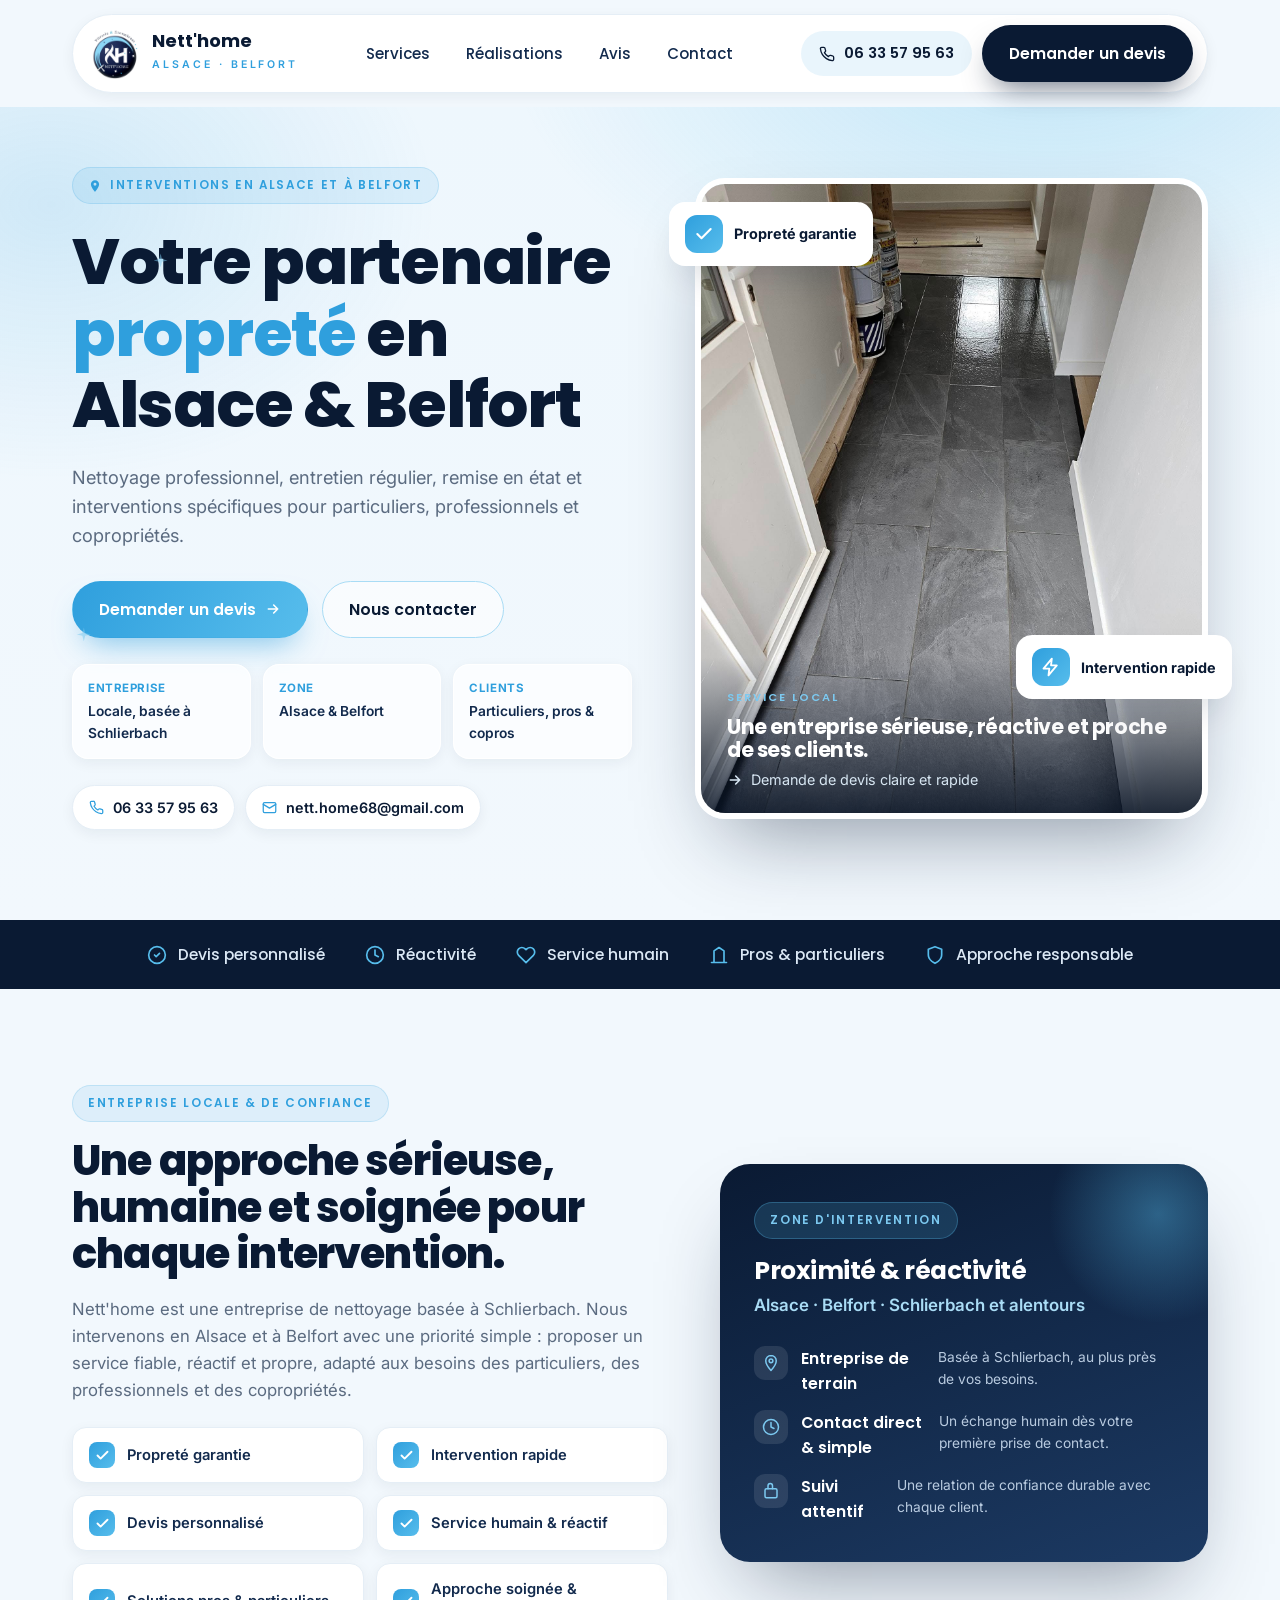
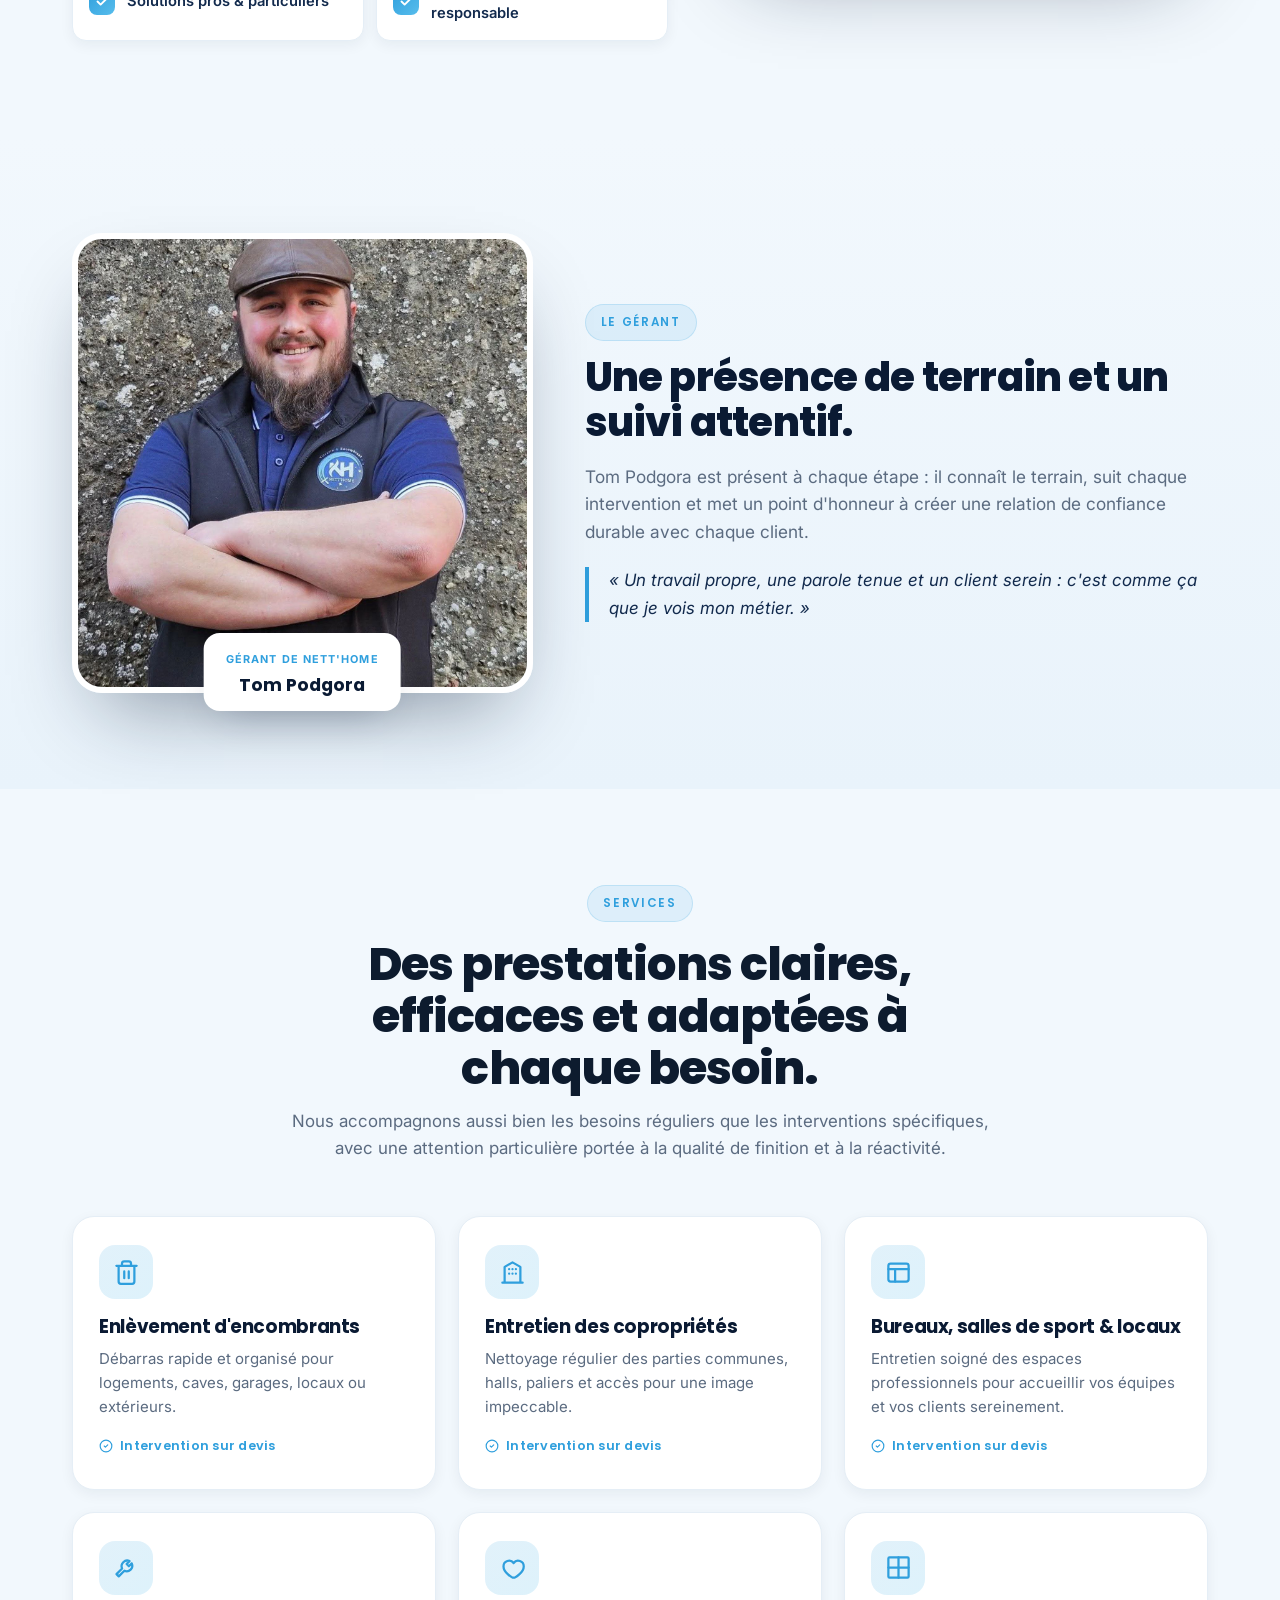
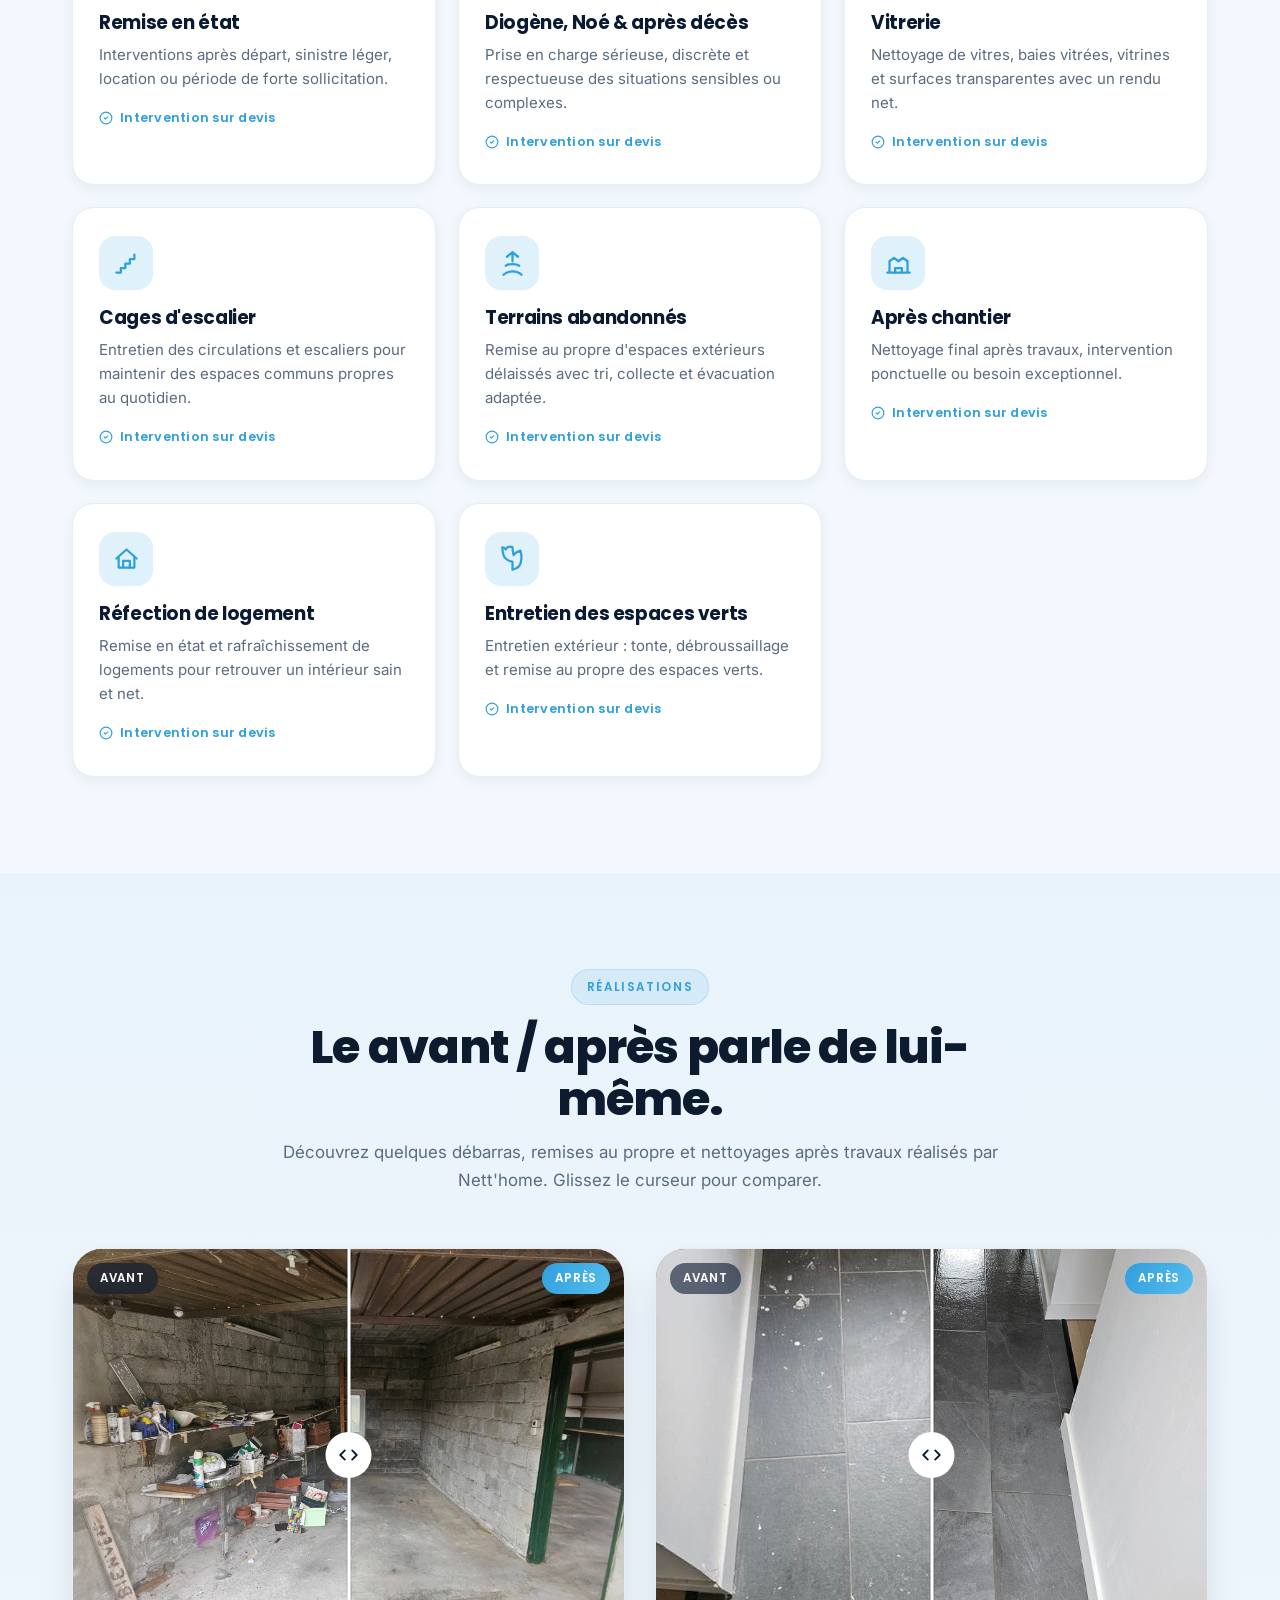
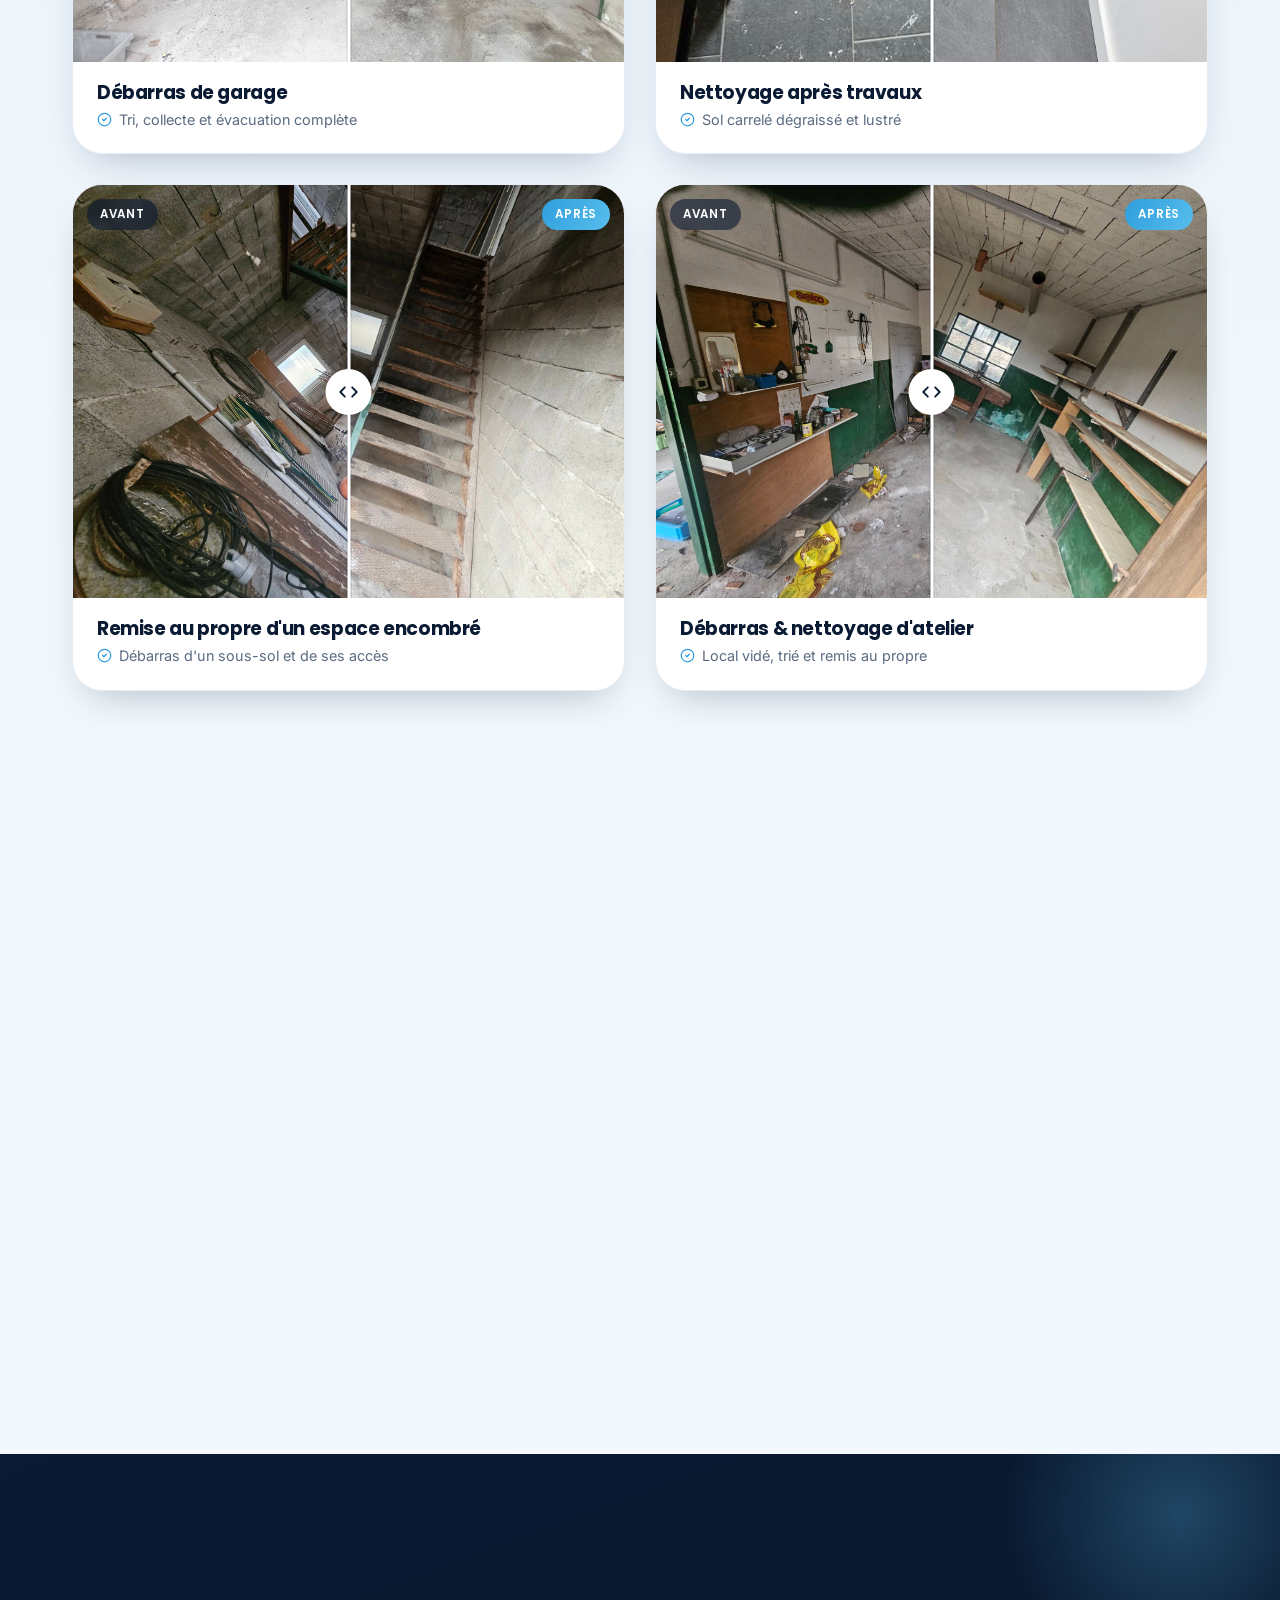
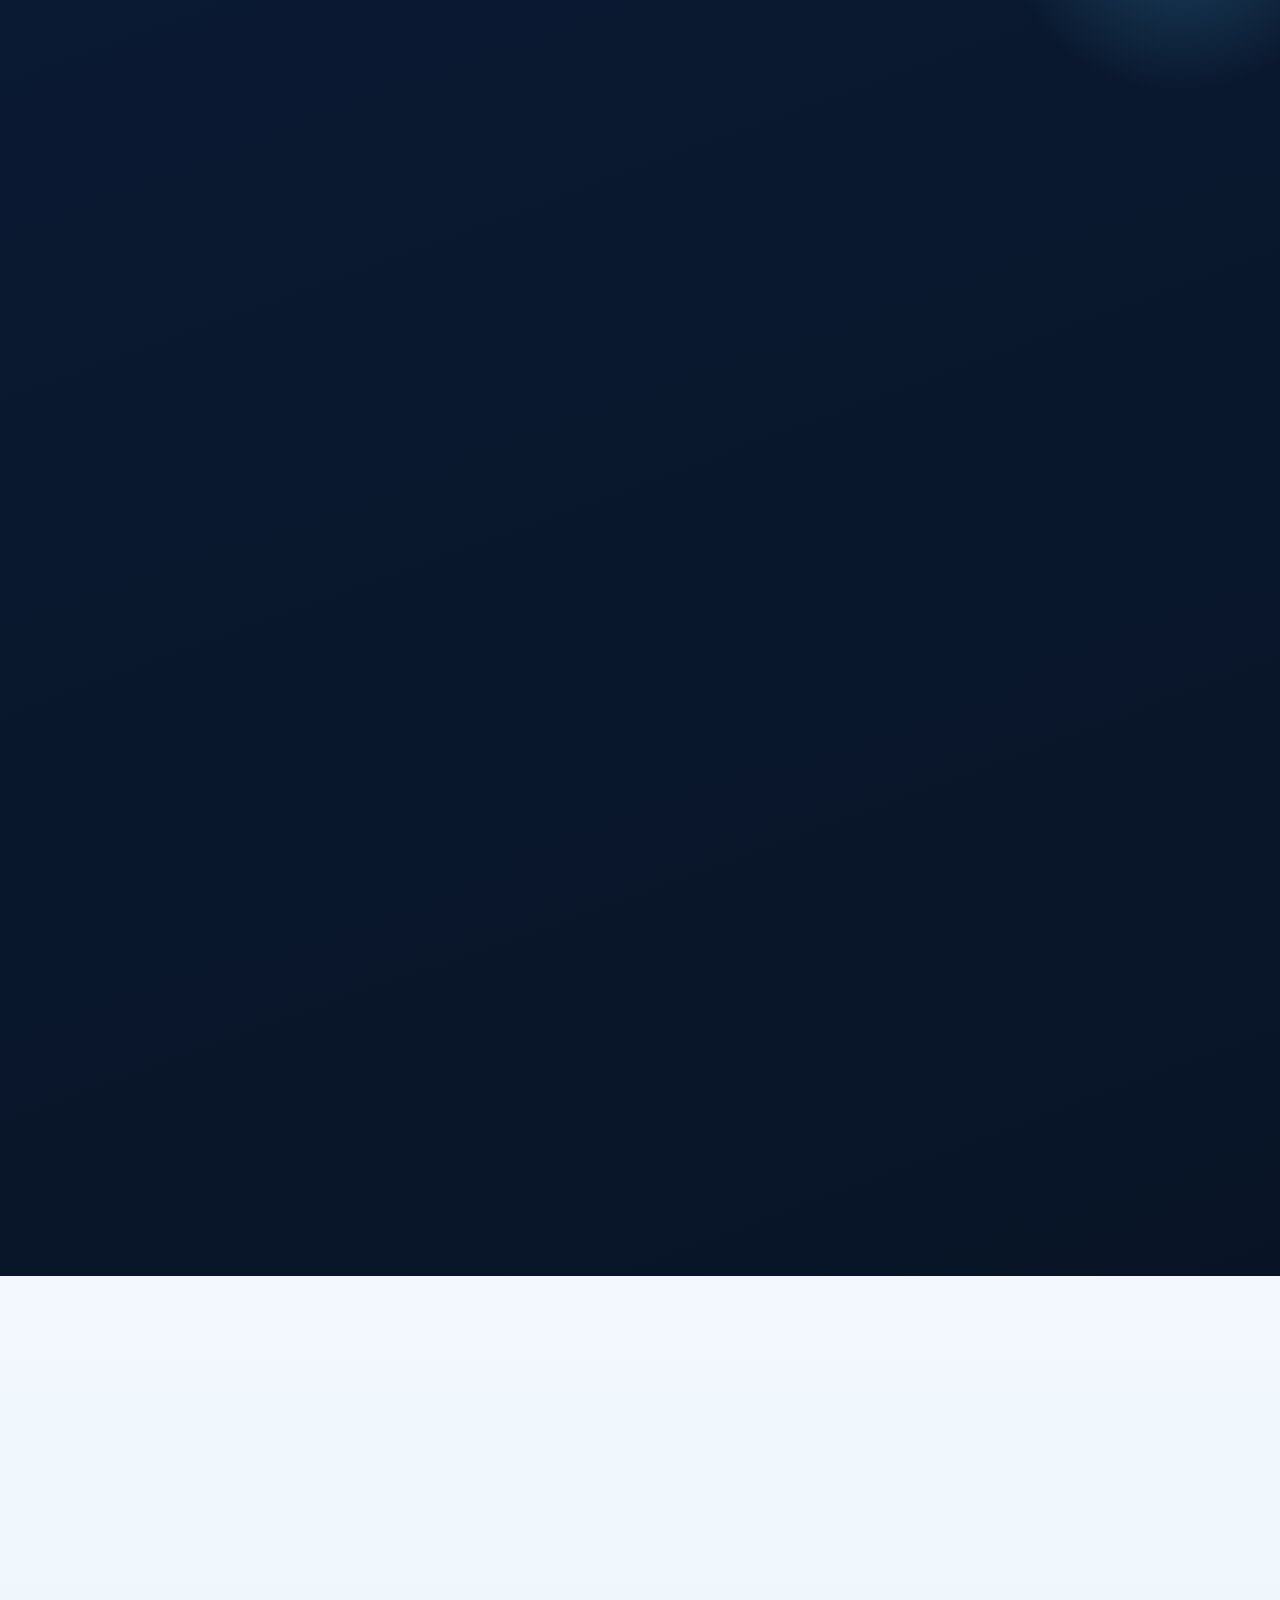
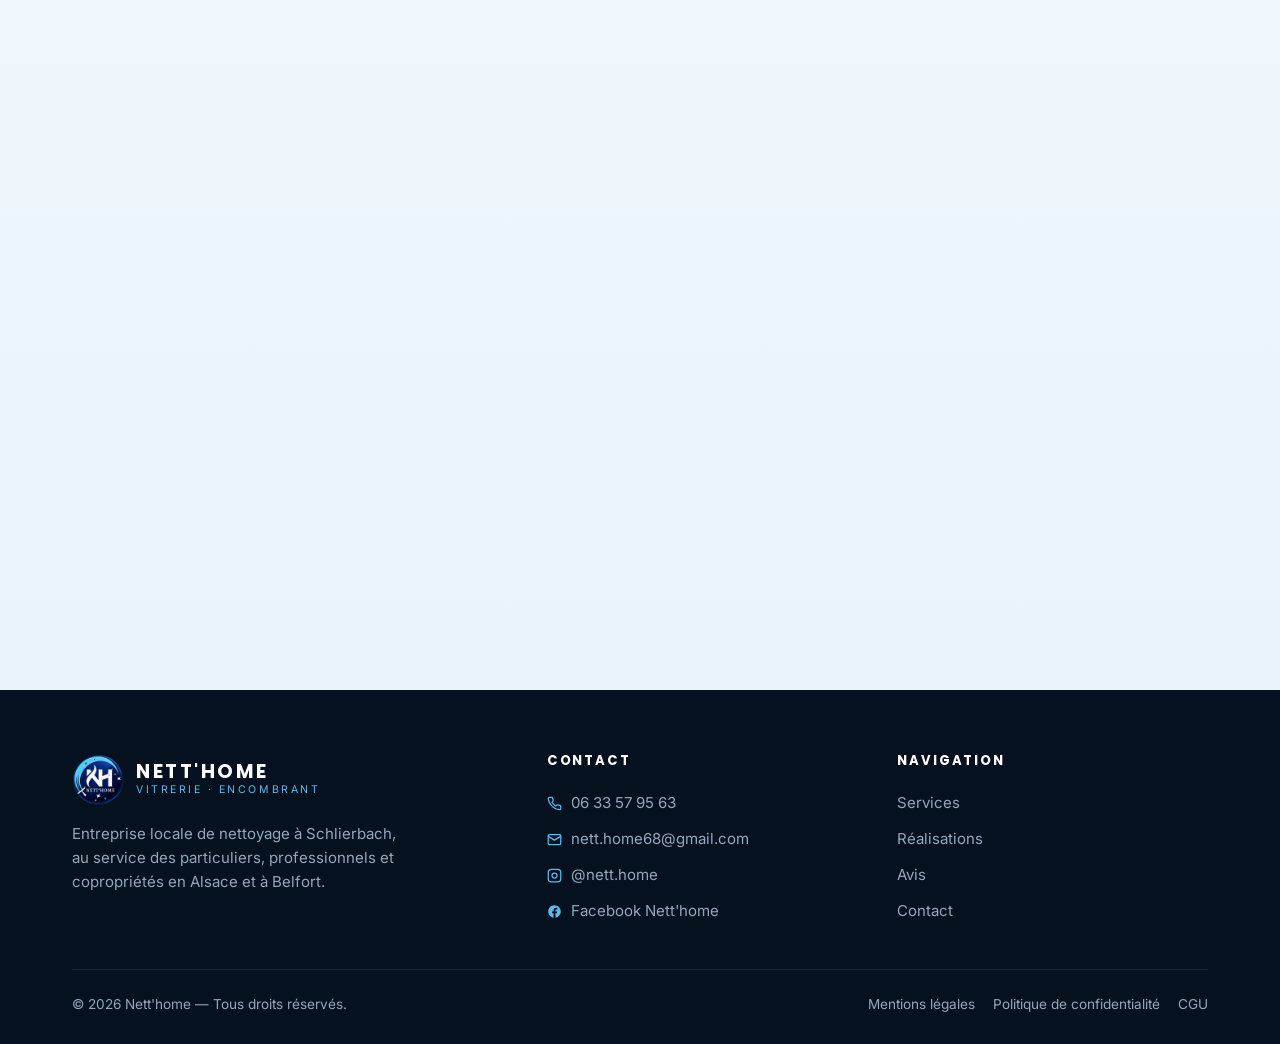
<file: index.html>
<!DOCTYPE html>
<html lang="fr">
<head>
<!-- Google Tag Manager -->
<script>(function(w,d,s,l,i){w[l]=w[l]||[];w[l].push({'gtm.start':
new Date().getTime(),event:'gtm.js'});var f=d.getElementsByTagName(s)[0],
j=d.createElement(s),dl=l!='dataLayer'?'&l='+l:'';j.async=true;j.src=
'https://www.googletagmanager.com/gtm.js?id='+i+dl;f.parentNode.insertBefore(j,f);
})(window,document,'script','dataLayer','GTM-TVX96NNC');</script>
<!-- End Google Tag Manager -->
<meta charset="UTF-8" />
<meta name="viewport" content="width=device-width, initial-scale=1.0" />
<title>Nett'home — Nettoyage, débarras & vitrerie en Alsace et à Belfort</title>
<meta name="description" content="Nett'home, entreprise locale de nettoyage à Schlierbach. Débarras d'encombrants, remise en état, entretien de copropriétés, vitrerie et nettoyage après chantier en Alsace et à Belfort." />
<link rel="icon" href="favicon.ico" sizes="any" />
<link rel="icon" type="image/png" href="assets/favicon-circle.png" />
<link rel="apple-touch-icon" href="apple-touch-icon.png" />
<link rel="preconnect" href="https://fonts.googleapis.com" />
<link rel="preconnect" href="https://fonts.gstatic.com" crossorigin />
<link href="https://fonts.googleapis.com/css2?family=Poppins:wght@500;600;700;800&family=Inter:wght@400;500;600&display=swap" rel="stylesheet" />
<style>
:root{
  --navy:#0a1a33;
  --navy-2:#122a4d;
  --navy-3:#1c3a63;
  --blue:#2f9fdd;
  --blue-2:#57bdec;
  --blue-soft:#a9dcf5;
  --blue-glow:#7cc9f0;
  --ink:#0d1b2e;
  --muted:#5b6b80;
  --line:#e5eef6;
  --bg:#f2f8fd;
  --bg-2:#e9f3fb;
  --white:#ffffff;
  --shadow-sm:0 4px 14px rgba(10,26,51,.06);
  --shadow:0 18px 40px -18px rgba(10,26,51,.30);
  --shadow-lg:0 40px 80px -30px rgba(10,26,51,.45);
  --radius:22px;
  --radius-lg:30px;
  --maxw:1180px;
}
*{box-sizing:border-box;margin:0;padding:0}
html{scroll-behavior:smooth}
body{
  font-family:"Inter",system-ui,sans-serif;
  color:var(--ink);
  background:var(--bg);
  line-height:1.6;
  overflow-x:hidden;
  -webkit-font-smoothing:antialiased;
  cursor:url("data:image/svg+xml,%3Csvg xmlns='http://www.w3.org/2000/svg' width='34' height='34' viewBox='0 0 34 34'%3E%3Crect x='3' y='13' width='28' height='15' rx='5' fill='%235bbce8'/%3E%3Crect x='3' y='7' width='28' height='13' rx='6' fill='%23f5c53a'/%3E%3Ccircle cx='11' cy='13' r='1.6' fill='%23d9a81f'/%3E%3Ccircle cx='19' cy='11' r='1.6' fill='%23d9a81f'/%3E%3Ccircle cx='24' cy='15' r='1.6' fill='%23d9a81f'/%3E%3Ccircle cx='15' cy='16' r='1.6' fill='%23d9a81f'/%3E%3C/svg%3E") 6 6, auto;
}
a,button,.btn,input,textarea,label,.svc,.chip,.info-item,.ba,.nav-links a{cursor:url("data:image/svg+xml,%3Csvg xmlns='http://www.w3.org/2000/svg' width='34' height='34' viewBox='0 0 34 34'%3E%3Crect x='3' y='13' width='28' height='15' rx='5' fill='%232f9fdd'/%3E%3Crect x='3' y='7' width='28' height='13' rx='6' fill='%23ffd24d'/%3E%3Ccircle cx='11' cy='13' r='1.7' fill='%23c9971a'/%3E%3Ccircle cx='19' cy='11' r='1.7' fill='%23c9971a'/%3E%3Ccircle cx='24' cy='15' r='1.7' fill='%23c9971a'/%3E%3Ccircle cx='15' cy='16' r='1.7' fill='%23c9971a'/%3E%3C/svg%3E") 6 6, pointer}
h1,h2,h3,h4,.font-head{font-family:"Poppins",system-ui,sans-serif;line-height:1.12;letter-spacing:-.02em}
a{color:inherit;text-decoration:none}
img{display:block;max-width:100%}
.container{width:100%;max-width:var(--maxw);margin:0 auto;padding:0 22px}
.eyebrow{
  display:inline-flex;align-items:center;gap:8px;
  font-family:"Poppins";font-weight:600;font-size:.74rem;letter-spacing:.14em;text-transform:uppercase;
  color:var(--blue);background:rgba(47,159,221,.10);
  padding:8px 15px;border-radius:100px;border:1px solid rgba(47,159,221,.18);
}
.section{padding:96px 0}
.section-head{max-width:720px;margin:0 auto 54px;text-align:center}
.section-head h2{font-size:clamp(1.9rem,4vw,2.9rem);font-weight:800;margin:16px 0 14px}
.section-head p{color:var(--muted);font-size:1.06rem}
.btn{
  display:inline-flex;align-items:center;justify-content:center;gap:9px;
  font-family:"Poppins";font-weight:600;font-size:.98rem;
  padding:15px 26px;border-radius:100px;border:1.5px solid transparent;
  cursor:pointer;transition:transform .25s ease,box-shadow .25s ease,background .25s ease,color .25s ease;
  white-space:nowrap;
}
.btn-primary{background:var(--navy);color:#fff;box-shadow:0 14px 30px -12px rgba(10,26,51,.7)}
.btn-primary:hover{transform:translateY(-3px);box-shadow:0 22px 40px -14px rgba(10,26,51,.85);background:var(--navy-2)}
.btn-ghost{background:rgba(255,255,255,.6);border-color:var(--blue-soft);color:var(--navy)}
.btn-ghost:hover{transform:translateY(-3px);background:#fff;border-color:var(--blue)}
.btn-blue{background:linear-gradient(120deg,var(--blue),var(--blue-2));color:#fff;box-shadow:0 16px 30px -12px rgba(47,159,221,.6)}
.btn-blue:hover{transform:translateY(-3px);box-shadow:0 24px 44px -14px rgba(47,159,221,.75)}

/* ---------- HEADER ---------- */
header{position:sticky;top:0;z-index:60;transition:all .3s ease}
.nav{
  display:flex;align-items:center;justify-content:space-between;gap:20px;
  margin:14px auto;padding:10px 14px 10px 18px;
  background:#fff;
  border:1px solid var(--line);
  border-radius:100px;box-shadow:var(--shadow-sm);
  transition:box-shadow .3s ease;
}
header.scrolled .nav{box-shadow:0 12px 30px -14px rgba(10,26,51,.35)}
.brand{display:flex;align-items:center;gap:12px}
.brand img{height:50px;width:auto;border-radius:8px}
.brand-txt strong{font-family:"Poppins";font-weight:700;font-size:1.14rem;color:var(--navy);display:block;line-height:1}
.brand-txt span{font-size:.66rem;letter-spacing:.28em;color:var(--blue);font-weight:600;text-transform:uppercase}
.nav-links{display:flex;align-items:center;gap:6px}
.nav-links a{
  font-family:"Poppins";font-weight:500;font-size:.94rem;color:var(--navy-2);
  padding:9px 15px;border-radius:100px;transition:background .2s,color .2s;
}
.nav-links a:hover{background:rgba(47,159,221,.12);color:var(--blue)}
.nav-cta{display:flex;align-items:center;gap:10px}
.nav-phone{
  display:inline-flex;align-items:center;gap:9px;font-family:"Poppins";font-weight:600;font-size:.92rem;
  color:var(--navy);background:rgba(47,159,221,.1);padding:11px 18px;border-radius:100px;transition:background .2s,transform .2s;
}
.nav-phone:hover{background:rgba(47,159,221,.2);transform:translateY(-2px)}
.nav-phone svg{width:16px;height:16px}
.burger{display:none;flex-direction:column;gap:5px;background:none;border:none;cursor:pointer;padding:10px}
.burger span{width:24px;height:2.5px;background:var(--navy);border-radius:2px;transition:.3s}

/* ---------- HERO ---------- */
.hero{position:relative;padding:60px 0 90px;overflow:hidden}
.hero::before{
  content:"";position:absolute;inset:0;z-index:-2;
  background:
    radial-gradient(900px 500px at 82% -8%,rgba(87,189,236,.30),transparent 60%),
    radial-gradient(700px 500px at 4% 12%,rgba(47,159,221,.16),transparent 55%),
    linear-gradient(180deg,#eef7fd,#f2f8fd);
}
.hero-grid{display:grid;grid-template-columns:1.05fr .95fr;gap:56px;align-items:center}
.hero h1{font-size:clamp(2.4rem,5.3vw,4rem);font-weight:800;color:var(--navy);margin:22px 0}
.hero h1 .hl{position:relative;color:var(--blue);white-space:nowrap}
.hero p.lead{font-size:1.14rem;color:var(--muted);max-width:520px}
.hero-actions{display:flex;flex-wrap:wrap;gap:14px;margin:30px 0 26px}
.hero-mini{display:grid;grid-template-columns:repeat(3,1fr);gap:12px;max-width:560px}
.mini-card{
  background:rgba(255,255,255,.7);border:1px solid rgba(255,255,255,.9);
  border-radius:16px;padding:14px 15px;font-size:.86rem;font-weight:600;color:var(--navy-2);
  box-shadow:var(--shadow-sm);backdrop-filter:blur(6px);
}
.mini-card small{display:block;color:var(--blue);font-weight:700;font-size:.72rem;letter-spacing:.05em;margin-bottom:3px;text-transform:uppercase}
.hero-contacts{display:flex;flex-wrap:wrap;gap:10px;margin-top:26px}
.hero-contacts a{display:inline-flex;align-items:center;gap:9px;background:#fff;border:1px solid var(--line);padding:10px 16px;border-radius:100px;font-weight:600;font-size:.9rem;color:var(--navy);box-shadow:var(--shadow-sm);transition:transform .2s,border-color .2s}
.hero-contacts a:hover{transform:translateY(-2px);border-color:var(--blue)}
.hero-contacts svg{width:15px;height:15px;color:var(--blue)}

.hero-visual{position:relative}
.hero-card{
  position:relative;border-radius:var(--radius-lg);overflow:hidden;
  box-shadow:var(--shadow-lg);aspect-ratio:4/5;
  border:6px solid #fff;
}
.hero-card img{width:100%;height:100%;object-fit:cover}
.hero-card .glass{
  position:absolute;left:0;right:0;bottom:0;padding:26px 26px 22px;
  background:linear-gradient(180deg,transparent,rgba(6,17,34,.86));color:#fff;
}
.hero-card .glass small{color:var(--blue-glow);font-family:"Poppins";font-weight:600;letter-spacing:.18em;text-transform:uppercase;font-size:.7rem}
.hero-card .glass h3{font-size:1.28rem;font-weight:700;margin:8px 0 6px}
.hero-card .glass p{font-size:.9rem;color:#d7e6f2;display:flex;align-items:center;gap:8px}
.hero-card .glass p svg{width:16px;height:16px;flex:0 0 auto}
.badge-float{
  position:absolute;background:#fff;border-radius:16px;padding:13px 16px;box-shadow:var(--shadow);
  display:flex;align-items:center;gap:11px;font-weight:700;font-size:.9rem;color:var(--navy);
}
.badge-float .dot{width:38px;height:38px;border-radius:12px;display:grid;place-items:center;background:linear-gradient(135deg,var(--blue),var(--blue-2));color:#fff}
.badge-float .dot svg{width:20px;height:20px}
.badge-1{top:24px;left:-26px;animation:floaty 5s ease-in-out infinite}
.badge-2{bottom:120px;right:-24px;animation:floaty 6s ease-in-out infinite .8s}
@keyframes floaty{0%,100%{transform:translateY(0)}50%{transform:translateY(-12px)}}

.spark{position:absolute;width:14px;height:14px;background:var(--blue-glow);opacity:.5;
  clip-path:polygon(50% 0,60% 40%,100% 50%,60% 60%,50% 100%,40% 60%,0 50%,40% 40%);
  animation:twinkle 3.5s ease-in-out infinite}
@keyframes twinkle{0%,100%{transform:scale(.6);opacity:.25}50%{transform:scale(1.1);opacity:.8}}

/* ---------- TRUST STRIP ---------- */
.strip{background:var(--navy);color:#fff;padding:22px 0}
.strip-inner{display:flex;flex-wrap:wrap;justify-content:center;gap:14px 40px}
.strip-item{display:flex;align-items:center;gap:11px;font-family:"Poppins";font-weight:500;font-size:.98rem;color:#dbe8f5}
.strip-item svg{width:20px;height:20px;color:var(--blue-2)}

/* ---------- ABOUT ---------- */
.about-grid{display:grid;grid-template-columns:1.1fr .9fr;gap:52px;align-items:center}
.about-copy h2{font-size:clamp(1.8rem,3.6vw,2.6rem);font-weight:800;color:var(--navy);margin:16px 0 18px}
.about-copy p{color:var(--muted);font-size:1.05rem;margin-bottom:24px}
.chips{display:grid;grid-template-columns:1fr 1fr;gap:12px}
.chip{display:flex;align-items:center;gap:12px;background:#fff;border:1px solid var(--line);border-radius:14px;padding:14px 16px;font-weight:600;font-size:.92rem;color:var(--navy-2);box-shadow:var(--shadow-sm)}
.chip .tick{flex:0 0 auto;width:26px;height:26px;border-radius:8px;background:linear-gradient(135deg,var(--blue),var(--blue-2));display:grid;place-items:center}
.chip .tick svg{width:15px;height:15px;color:#fff}
.zone-card{
  background:linear-gradient(160deg,var(--navy),var(--navy-3));color:#fff;border-radius:var(--radius-lg);
  padding:38px 34px;box-shadow:var(--shadow-lg);position:relative;overflow:hidden;
}
.zone-card::after{content:"";position:absolute;right:-60px;top:-60px;width:220px;height:220px;border-radius:50%;background:radial-gradient(circle,rgba(87,189,236,.4),transparent 70%)}
.zone-card .eyebrow{background:rgba(87,189,236,.16);color:var(--blue-glow);border-color:rgba(87,189,236,.3)}
.zone-card h3{font-size:1.55rem;font-weight:700;margin:18px 0 8px}
.zone-card .place{font-size:1.06rem;color:var(--blue-soft);font-weight:600;margin-bottom:26px}
.zone-list{display:grid;gap:14px;position:relative;z-index:2}
.zone-list div{display:flex;gap:13px;align-items:flex-start}
.zone-list .ic{flex:0 0 auto;width:34px;height:34px;border-radius:11px;background:rgba(255,255,255,.1);display:grid;place-items:center}
.zone-list .ic svg{width:18px;height:18px;color:var(--blue-glow)}
.zone-list strong{display:block;font-family:"Poppins";font-weight:600;font-size:.98rem}
.zone-list span{font-size:.86rem;color:#b9cbe0}

/* ---------- MANAGER ---------- */
.manager{background:linear-gradient(180deg,var(--bg),var(--bg-2))}
.manager-grid{display:grid;grid-template-columns:.85fr 1.15fr;gap:52px;align-items:center}
.manager-photo{position:relative}
.manager-photo img{width:100%;border-radius:var(--radius-lg);box-shadow:var(--shadow-lg);border:6px solid #fff;aspect-ratio:1/1;object-fit:cover;object-position:center 20%}
.manager-tag{position:absolute;bottom:-18px;left:50%;transform:translateX(-50%);background:#fff;border-radius:16px;padding:12px 22px;box-shadow:var(--shadow);text-align:center;white-space:nowrap}
.manager-tag small{color:var(--blue);font-weight:700;text-transform:uppercase;letter-spacing:.1em;font-size:.68rem}
.manager-tag strong{font-family:"Poppins";display:block;font-size:1.1rem;color:var(--navy)}
.manager-copy h2{font-size:clamp(1.8rem,3.6vw,2.5rem);font-weight:800;color:var(--navy);margin:14px 0 18px}
.manager-copy p{color:var(--muted);font-size:1.08rem;margin-bottom:22px}
.manager-quote{border-left:4px solid var(--blue);padding-left:20px;font-style:italic;color:var(--navy-2);font-size:1.06rem}

/* ---------- SERVICES ---------- */
.svc-grid{display:grid;grid-template-columns:repeat(3,1fr);gap:22px}
.svc{
  background:#fff;border:1px solid var(--line);border-radius:var(--radius);padding:28px 26px;
  box-shadow:var(--shadow-sm);position:relative;overflow:hidden;transition:transform .3s ease,box-shadow .3s ease,border-color .3s ease;
}
.svc::before{content:"";position:absolute;left:0;top:0;height:4px;width:0;background:linear-gradient(90deg,var(--blue),var(--blue-2));transition:width .4s ease}
.svc:hover{transform:translateY(-8px);box-shadow:var(--shadow);border-color:transparent}
.svc:hover::before{width:100%}
.svc .ic{width:54px;height:54px;border-radius:16px;background:linear-gradient(135deg,rgba(47,159,221,.14),rgba(87,189,236,.2));display:grid;place-items:center;margin-bottom:18px;transition:.3s}
.svc:hover .ic{background:linear-gradient(135deg,var(--blue),var(--blue-2))}
.svc .ic svg{width:27px;height:27px;color:var(--blue);transition:.3s}
.svc:hover .ic svg{color:#fff}
.svc h3{font-size:1.16rem;font-weight:700;color:var(--navy);margin-bottom:9px}
.svc p{color:var(--muted);font-size:.94rem;margin-bottom:16px}
.svc .tag{display:inline-flex;align-items:center;gap:7px;font-family:"Poppins";font-weight:600;font-size:.8rem;color:var(--blue);letter-spacing:.02em}
.svc .tag svg{width:14px;height:14px}

/* ---------- REALISATIONS ---------- */
.work{background:linear-gradient(180deg,var(--bg-2),var(--bg))}
.work-grid{display:grid;grid-template-columns:repeat(2,1fr);gap:30px}
.work-card{background:#fff;border-radius:var(--radius-lg);box-shadow:var(--shadow);overflow:hidden;border:1px solid var(--line)}
.ba{position:relative;aspect-ratio:4/3;user-select:none;touch-action:pan-y;cursor:ew-resize;overflow:hidden}
.ba img{position:absolute;inset:0;width:100%;height:100%;object-fit:cover;object-position:center;pointer-events:none}
.ba .ba-before{clip-path:inset(0 50% 0 0)}
.ba-handle{position:absolute;top:0;bottom:0;left:50%;width:3px;background:#fff;transform:translateX(-50%);box-shadow:0 0 0 1px rgba(10,26,51,.15);z-index:3}
.ba-grip{position:absolute;top:50%;left:50%;transform:translate(-50%,-50%);width:46px;height:46px;border-radius:50%;background:#fff;box-shadow:var(--shadow);display:grid;place-items:center;color:var(--navy)}
.ba-grip svg{width:22px;height:22px}
.ba-lab{position:absolute;top:14px;z-index:2;font-family:"Poppins";font-weight:600;font-size:.74rem;letter-spacing:.06em;text-transform:uppercase;padding:6px 13px;border-radius:100px;color:#fff;backdrop-filter:blur(4px)}
.ba-lab.b{left:14px;background:rgba(10,26,51,.6)}
.ba-lab.a{right:14px;background:linear-gradient(120deg,var(--blue),var(--blue-2))}
.work-card .cap{padding:20px 24px 22px}
.work-card .cap h3{font-size:1.18rem;font-weight:700;color:var(--navy);margin-bottom:5px}
.work-card .cap p{color:var(--muted);font-size:.9rem;display:flex;align-items:center;gap:7px}
.work-card .cap p svg{width:15px;height:15px;color:var(--blue)}

/* ---------- REVIEWS ---------- */
.rev-grid{display:grid;grid-template-columns:repeat(3,1fr);gap:24px}
.rev{background:#fff;border:1px solid var(--line);border-radius:var(--radius);padding:30px 28px;box-shadow:var(--shadow-sm);transition:transform .3s,box-shadow .3s}
.rev:hover{transform:translateY(-6px);box-shadow:var(--shadow)}
.stars{display:flex;gap:3px;margin-bottom:16px}
.stars svg{width:19px;height:19px;color:#f5b93b}
.rev p{color:var(--navy-2);font-size:1.02rem;margin-bottom:22px}
.rev .who{display:flex;align-items:center;gap:13px}
.rev .av{width:46px;height:46px;border-radius:50%;background:linear-gradient(135deg,var(--navy),var(--navy-3));color:#fff;display:grid;place-items:center;font-family:"Poppins";font-weight:700;font-size:1.05rem}
.rev .who strong{font-family:"Poppins";font-weight:600;color:var(--navy);display:block;font-size:1rem}
.rev .who span{font-size:.82rem;color:var(--muted)}

/* ---------- CONTACT ---------- */
.contact{background:linear-gradient(160deg,var(--navy),#081426);color:#fff;position:relative;overflow:hidden}
.contact::before{content:"";position:absolute;top:-120px;right:-80px;width:360px;height:360px;border-radius:50%;background:radial-gradient(circle,rgba(87,189,236,.28),transparent 70%)}
.contact .section-head h2{color:#fff}
.contact .section-head p{color:#c3d4e6}
.contact-grid{display:grid;grid-template-columns:.95fr 1.05fr;gap:44px;align-items:start;position:relative;z-index:2}
.info-list{display:grid;gap:16px}
.info-item{display:flex;gap:16px;align-items:center;background:rgba(255,255,255,.05);border:1px solid rgba(255,255,255,.1);border-radius:16px;padding:16px 18px;transition:background .25s,transform .25s}
.info-item:hover{background:rgba(255,255,255,.1);transform:translateX(4px)}
.info-item .ic{flex:0 0 auto;width:46px;height:46px;border-radius:13px;background:linear-gradient(135deg,var(--blue),var(--blue-2));display:grid;place-items:center}
.info-item .ic svg{width:21px;height:21px;color:#fff}
.info-item small{color:var(--blue-soft);text-transform:uppercase;letter-spacing:.1em;font-size:.68rem;font-weight:700}
.info-item strong{font-family:"Poppins";font-weight:600;font-size:1.02rem;display:block}
.info-note{margin-top:22px;display:flex;gap:13px;align-items:center;color:#c3d4e6;font-size:.92rem;background:rgba(87,189,236,.1);border:1px solid rgba(87,189,236,.22);border-radius:14px;padding:15px 18px}
.info-note svg{width:22px;height:22px;color:var(--blue-glow);flex:0 0 auto}
.form-card{background:#fff;border-radius:var(--radius-lg);padding:34px 32px;box-shadow:var(--shadow-lg);color:var(--ink)}
.form-card h3{font-size:1.3rem;font-weight:700;color:var(--navy);margin-bottom:6px}
.form-card>p{color:var(--muted);font-size:.94rem;margin-bottom:22px}
.field{margin-bottom:16px}
.field label{display:block;font-family:"Poppins";font-weight:600;font-size:.86rem;color:var(--navy-2);margin-bottom:7px}
.field input,.field textarea{
  width:100%;font-family:"Inter";font-size:.98rem;color:var(--ink);
  border:1.5px solid var(--line);border-radius:14px;padding:13px 16px;background:#f8fbfe;transition:border-color .2s,box-shadow .2s;
}
.field input:focus,.field textarea:focus{outline:none;border-color:var(--blue);box-shadow:0 0 0 4px rgba(47,159,221,.14);background:#fff}
.field textarea{resize:vertical;min-height:120px}
.form-card .btn{width:100%;margin-top:6px}
.form-status{margin-top:14px;font-size:.92rem;font-weight:600;text-align:center;display:none}
.form-status.ok{display:block;color:#12855a;background:#e7f7ef;border:1px solid #b7e8cf;border-radius:12px;padding:12px 14px}
.form-status.err{display:block;color:#c0392b;background:#fdecea;border:1px solid #f5c2bb;border-radius:12px;padding:12px 14px}
.btn[disabled]{opacity:.65;cursor:progress}

/* ---------- MAP ---------- */
.map{background:linear-gradient(180deg,var(--bg),var(--bg-2))}
.map-card{background:#fff;border:1px solid var(--line);border-radius:var(--radius-lg);box-shadow:var(--shadow);overflow:hidden}
.map-bar{display:flex;flex-wrap:wrap;align-items:center;justify-content:space-between;gap:14px;padding:20px 24px}
.map-bar .addr{display:flex;align-items:center;gap:13px}
.map-bar .addr .ic{flex:0 0 auto;width:44px;height:44px;border-radius:13px;background:linear-gradient(135deg,var(--blue),var(--blue-2));display:grid;place-items:center}
.map-bar .addr .ic svg{width:21px;height:21px;color:#fff}
.map-bar .addr small{display:block;color:var(--blue);text-transform:uppercase;letter-spacing:.1em;font-size:.68rem;font-weight:700}
.map-bar .addr strong{font-family:"Poppins";font-weight:600;color:var(--navy);font-size:1.02rem}
.map-frame{position:relative;width:100%;aspect-ratio:16/7;border-top:1px solid var(--line)}
.map-frame iframe{position:absolute;inset:0;width:100%;height:100%;border:0;filter:saturate(1.05)}
@media(max-width:640px){.map-frame{aspect-ratio:4/5}.map-bar .btn{width:100%}}

/* ---------- FOOTER ---------- */
footer{background:#06111f;color:#93a7bd;padding:64px 0 28px}
.foot-grid{display:grid;grid-template-columns:1.4fr 1fr 1fr;gap:40px;padding-bottom:40px;border-bottom:1px solid rgba(255,255,255,.08)}
.foot-brand{display:flex;align-items:center;gap:12px;margin-bottom:16px}
.foot-brand img{width:52px;height:52px;border-radius:50%}
.foot-brand strong{font-family:"Poppins";font-weight:700;color:#fff;font-size:1.2rem;display:block;line-height:1}
.foot-brand span{font-size:.66rem;letter-spacing:.24em;color:var(--blue-2);text-transform:uppercase}
.foot-col p{font-size:.94rem;max-width:340px}
.foot-col h4{color:#fff;font-family:"Poppins";font-size:.82rem;letter-spacing:.14em;text-transform:uppercase;margin-bottom:16px}
.foot-col a{display:flex;align-items:center;gap:9px;padding:6px 0;font-size:.94rem;transition:color .2s}
.foot-col a:hover{color:var(--blue-2)}
.foot-col a svg{width:15px;height:15px;color:var(--blue-2)}
.foot-bottom{display:flex;flex-wrap:wrap;gap:14px;justify-content:space-between;align-items:center;padding-top:24px;font-size:.85rem}
.foot-bottom nav{display:flex;flex-wrap:wrap;gap:18px}

/* ---------- FLOATING CTA ---------- */
.float-cta{position:fixed;right:22px;bottom:22px;z-index:70;box-shadow:0 20px 40px -12px rgba(10,26,51,.6);opacity:0;transform:translateY(20px);transition:opacity .4s,transform .4s}
.float-cta.show{opacity:1;transform:translateY(0)}

/* ---------- CLIENTS MARQUEE ---------- */
.clients{background:#fff;padding:78px 0;border-block:1px solid var(--line);overflow:hidden}
.clients .section-head{margin-bottom:40px}
.clients.navy{background:none;border:0;padding:0 0 84px;position:relative}
.clients.navy .section-head h2{color:#fff}
.clients.navy .section-head p{color:#c3d4e6}
.clients.navy .eyebrow{background:rgba(87,189,236,.16);color:var(--blue-glow);border-color:rgba(87,189,236,.3)}
.clients.navy .client{border-color:transparent}
.marquee{position:relative;-webkit-mask-image:linear-gradient(90deg,transparent,#000 8%,#000 92%,transparent);mask-image:linear-gradient(90deg,transparent,#000 8%,#000 92%,transparent)}
.marquee-track{display:flex;width:max-content;animation:marquee 38s linear infinite}
.marquee:hover .marquee-track,.marquee:focus-within .marquee-track{animation-play-state:paused}
.marquee-group{display:flex;gap:22px;padding-right:22px}
.client{flex:0 0 auto;width:210px;height:112px;display:flex;align-items:center;justify-content:center;padding:16px 22px;background:#fff;border:1px solid var(--line);border-radius:var(--radius);box-shadow:var(--shadow-sm);transition:transform .3s,box-shadow .3s,border-color .3s}
.client img{max-width:100%;max-height:100%;width:auto;height:auto;object-fit:contain}
a.client:hover,a.client:focus-visible{transform:scale(1.07);box-shadow:var(--shadow);border-color:var(--blue-soft)}
@keyframes marquee{to{transform:translateX(-50%)}}
@media (prefers-reduced-motion:reduce){
  .marquee{-webkit-mask-image:none;mask-image:none}
  .marquee-track{animation:none;width:auto;flex-wrap:wrap;justify-content:center}
  .marquee-group{flex-wrap:wrap;justify-content:center;padding:0}
  .marquee-group[aria-hidden="true"]{display:none}
}
@media (max-width:720px){.clients,.clients.navy{padding:0 0 60px}.client{width:170px;height:96px}}


/* ---------- REVEAL ---------- */
.reveal{opacity:0;transform:translateY(30px);transition:opacity .7s cubic-bezier(.2,.7,.2,1),transform .7s cubic-bezier(.2,.7,.2,1)}
.reveal.in{opacity:1;transform:none}
.reveal.d1{transition-delay:.08s}.reveal.d2{transition-delay:.16s}.reveal.d3{transition-delay:.24s}

/* ---------- RESPONSIVE ---------- */
@media (max-width:960px){
  .hero-grid,.about-grid,.manager-grid,.contact-grid{grid-template-columns:1fr}
  .about-grid,.manager-grid{gap:44px}
  .manager-photo{max-width:420px;margin:0 auto}
  .svc-grid,.rev-grid{grid-template-columns:1fr 1fr}
  .foot-grid{grid-template-columns:1fr 1fr}
  .badge-1{left:8px}.badge-2{right:8px}
  .hero-card{aspect-ratio:16/13;max-width:520px;margin:0 auto}
}
@media (max-width:720px){
  .section{padding:70px 0}
  .nav-links,.nav-phone,.nav-cta .btn-primary{display:none}
  .burger{display:flex}
  .nav.open .nav-links{display:flex;position:absolute;top:74px;left:14px;right:14px;flex-direction:column;align-items:stretch;background:#fff;border:1px solid var(--line);border-radius:22px;padding:12px;box-shadow:var(--shadow);gap:2px}
  .nav.open .nav-links a{padding:13px 16px}
  .nav{position:relative}
  .svc-grid,.rev-grid,.work-grid,.chips,.foot-grid{grid-template-columns:1fr}
  .hero-mini{grid-template-columns:1fr}
  .strip-inner{gap:12px 22px}
  .float-cta{right:14px;bottom:14px;padding:13px 20px}
}
</style>
</head>
<body>
<!-- Google Tag Manager (noscript) -->
<noscript><iframe src="https://www.googletagmanager.com/ns.html?id=GTM-TVX96NNC"
height="0" width="0" style="display:none;visibility:hidden"></iframe></noscript>
<!-- End Google Tag Manager (noscript) -->

<!-- ============ HEADER ============ -->
<header id="top">
  <div class="container">
    <div class="nav" id="nav">
      <a class="brand" href="#top">
        <img src="assets/logo.jpg" alt="Logo Nett'home" />
        <span class="brand-txt"><strong>Nett'home</strong><span>Alsace · Belfort</span></span>
      </a>
      <nav class="nav-links">
        <a href="#services">Services</a>
        <a href="#realisations">Réalisations</a>
        <a href="#avis">Avis</a>
        <a href="#contact">Contact</a>
      </nav>
      <div class="nav-cta">
        <a class="nav-phone" href="tel:+33633579563">
          <svg viewBox="0 0 24 24" fill="none" stroke="currentColor" stroke-width="2" stroke-linecap="round" stroke-linejoin="round"><path d="M22 16.92v3a2 2 0 0 1-2.18 2 19.79 19.79 0 0 1-8.63-3.07 19.5 19.5 0 0 1-6-6 19.79 19.79 0 0 1-3.07-8.67A2 2 0 0 1 4.11 2h3a2 2 0 0 1 2 1.72c.13.96.36 1.9.7 2.81a2 2 0 0 1-.45 2.11L8.09 9.91a16 16 0 0 0 6 6l1.27-1.27a2 2 0 0 1 2.11-.45c.9.34 1.85.57 2.81.7A2 2 0 0 1 22 16.92z"/></svg>
          06 33 57 95 63
        </a>
        <a class="btn btn-primary" href="#contact">Demander un devis</a>
        <button class="burger" id="burger" aria-label="Menu"><span></span><span></span><span></span></button>
      </div>
    </div>
  </div>
</header>

<!-- ============ HERO ============ -->
<section class="hero">
  <span class="spark" style="top:18%;left:12%"></span>
  <span class="spark" style="top:64%;left:6%;animation-delay:1s"></span>
  <span class="spark" style="top:30%;right:44%;animation-delay:2s"></span>
  <div class="container">
    <div class="hero-grid">
      <div class="hero-copy">
        <span class="eyebrow reveal">
          <svg viewBox="0 0 24 24" width="14" height="14" fill="currentColor"><path d="M12 2C8.13 2 5 5.13 5 9c0 5.25 7 13 7 13s7-7.75 7-13c0-3.87-3.13-7-7-7zm0 9.5A2.5 2.5 0 1 1 12 6.5a2.5 2.5 0 0 1 0 5z"/></svg>
          Interventions en Alsace et à Belfort
        </span>
        <h1 class="reveal d1">Votre partenaire <span class="hl">propreté</span> en Alsace &amp; Belfort</h1>
        <p class="lead reveal d2">Nettoyage professionnel, entretien régulier, remise en état et interventions spécifiques pour particuliers, professionnels et copropriétés.</p>
        <div class="hero-actions reveal d3">
          <a class="btn btn-blue" href="#contact">Demander un devis
            <svg viewBox="0 0 24 24" width="16" height="16" fill="none" stroke="currentColor" stroke-width="2.4" stroke-linecap="round" stroke-linejoin="round"><path d="M5 12h14M13 6l6 6-6 6"/></svg>
          </a>
          <a class="btn btn-ghost" href="#contact">Nous contacter</a>
        </div>
        <div class="hero-mini reveal d3">
          <div class="mini-card"><small>Entreprise</small>Locale, basée à Schlierbach</div>
          <div class="mini-card"><small>Zone</small>Alsace &amp; Belfort</div>
          <div class="mini-card"><small>Clients</small>Particuliers, pros &amp; copros</div>
        </div>
        <div class="hero-contacts reveal d3">
          <a href="tel:+33633579563"><svg viewBox="0 0 24 24" fill="none" stroke="currentColor" stroke-width="2" stroke-linecap="round" stroke-linejoin="round"><path d="M22 16.92v3a2 2 0 0 1-2.18 2 19.79 19.79 0 0 1-8.63-3.07 19.5 19.5 0 0 1-6-6 19.79 19.79 0 0 1-3.07-8.67A2 2 0 0 1 4.11 2h3a2 2 0 0 1 2 1.72c.13.96.36 1.9.7 2.81a2 2 0 0 1-.45 2.11L8.09 9.91a16 16 0 0 0 6 6l1.27-1.27a2 2 0 0 1 2.11-.45c.9.34 1.85.57 2.81.7A2 2 0 0 1 22 16.92z"/></svg>06 33 57 95 63</a>
          <a href="mailto:nett.home68@gmail.com"><svg viewBox="0 0 24 24" fill="none" stroke="currentColor" stroke-width="2" stroke-linecap="round" stroke-linejoin="round"><rect x="2" y="4" width="20" height="16" rx="2"/><path d="m22 7-10 6L2 7"/></svg>nett.home68@gmail.com</a>
        </div>
      </div>
      <div class="hero-visual reveal d2">
        <div class="hero-card">
          <img src="assets/apres-4.jpg" alt="Sol carrelé nettoyé par Nett'home après travaux" />
          <div class="glass">
            <small>Service local</small>
            <h3>Une entreprise sérieuse, réactive et proche de ses clients.</h3>
            <p><svg viewBox="0 0 24 24" fill="none" stroke="currentColor" stroke-width="2.4" stroke-linecap="round" stroke-linejoin="round"><path d="M5 12h14M13 6l6 6-6 6"/></svg>Demande de devis claire et rapide</p>
          </div>
        </div>
        <div class="badge-float badge-1">
          <span class="dot"><svg viewBox="0 0 24 24" fill="none" stroke="currentColor" stroke-width="2.5" stroke-linecap="round" stroke-linejoin="round"><path d="M20 6 9 17l-5-5"/></svg></span>
          Propreté garantie
        </div>
        <div class="badge-float badge-2">
          <span class="dot"><svg viewBox="0 0 24 24" fill="none" stroke="currentColor" stroke-width="2.2" stroke-linecap="round" stroke-linejoin="round"><path d="M13 2 3 14h7l-1 8 10-12h-7z"/></svg></span>
          Intervention rapide
        </div>
      </div>
    </div>
  </div>
</section>

<!-- ============ TRUST STRIP ============ -->
<div class="strip">
  <div class="container">
    <div class="strip-inner">
      <div class="strip-item"><svg viewBox="0 0 24 24" fill="none" stroke="currentColor" stroke-width="2" stroke-linecap="round" stroke-linejoin="round"><path d="m9 12 2 2 4-4"/><circle cx="12" cy="12" r="10"/></svg>Devis personnalisé</div>
      <div class="strip-item"><svg viewBox="0 0 24 24" fill="none" stroke="currentColor" stroke-width="2" stroke-linecap="round" stroke-linejoin="round"><circle cx="12" cy="12" r="10"/><path d="M12 6v6l4 2"/></svg>Réactivité</div>
      <div class="strip-item"><svg viewBox="0 0 24 24" fill="none" stroke="currentColor" stroke-width="2" stroke-linecap="round" stroke-linejoin="round"><path d="M20.84 4.61a5.5 5.5 0 0 0-7.78 0L12 5.67l-1.06-1.06a5.5 5.5 0 0 0-7.78 7.78L12 21.23l8.84-8.84a5.5 5.5 0 0 0 0-7.78z"/></svg>Service humain</div>
      <div class="strip-item"><svg viewBox="0 0 24 24" fill="none" stroke="currentColor" stroke-width="2" stroke-linecap="round" stroke-linejoin="round"><path d="M3 21h18M6 21V7l6-4 6 4v14"/></svg>Pros &amp; particuliers</div>
      <div class="strip-item"><svg viewBox="0 0 24 24" fill="none" stroke="currentColor" stroke-width="2" stroke-linecap="round" stroke-linejoin="round"><path d="M12 22s8-4 8-10V5l-8-3-8 3v7c0 6 8 10 8 10z"/></svg>Approche responsable</div>
    </div>
  </div>
</div>

<!-- ============ ABOUT ============ -->
<section class="section" id="apropos">
  <div class="container">
    <div class="about-grid">
      <div class="about-copy reveal">
        <span class="eyebrow">Entreprise locale &amp; de confiance</span>
        <h2>Une approche sérieuse, humaine et soignée pour chaque intervention.</h2>
        <p>Nett'home est une entreprise de nettoyage basée à Schlierbach. Nous intervenons en Alsace et à Belfort avec une priorité simple : proposer un service fiable, réactif et propre, adapté aux besoins des particuliers, des professionnels et des copropriétés.</p>
        <div class="chips">
          <div class="chip"><span class="tick"><svg viewBox="0 0 24 24" fill="none" stroke="currentColor" stroke-width="3" stroke-linecap="round" stroke-linejoin="round"><path d="M20 6 9 17l-5-5"/></svg></span>Propreté garantie</div>
          <div class="chip"><span class="tick"><svg viewBox="0 0 24 24" fill="none" stroke="currentColor" stroke-width="3" stroke-linecap="round" stroke-linejoin="round"><path d="M20 6 9 17l-5-5"/></svg></span>Intervention rapide</div>
          <div class="chip"><span class="tick"><svg viewBox="0 0 24 24" fill="none" stroke="currentColor" stroke-width="3" stroke-linecap="round" stroke-linejoin="round"><path d="M20 6 9 17l-5-5"/></svg></span>Devis personnalisé</div>
          <div class="chip"><span class="tick"><svg viewBox="0 0 24 24" fill="none" stroke="currentColor" stroke-width="3" stroke-linecap="round" stroke-linejoin="round"><path d="M20 6 9 17l-5-5"/></svg></span>Service humain &amp; réactif</div>
          <div class="chip"><span class="tick"><svg viewBox="0 0 24 24" fill="none" stroke="currentColor" stroke-width="3" stroke-linecap="round" stroke-linejoin="round"><path d="M20 6 9 17l-5-5"/></svg></span>Solutions pros &amp; particuliers</div>
          <div class="chip"><span class="tick"><svg viewBox="0 0 24 24" fill="none" stroke="currentColor" stroke-width="3" stroke-linecap="round" stroke-linejoin="round"><path d="M20 6 9 17l-5-5"/></svg></span>Approche soignée &amp; responsable</div>
        </div>
      </div>
      <div class="zone-card reveal d2">
        <span class="eyebrow">Zone d'intervention</span>
        <h3>Proximité &amp; réactivité</h3>
        <p class="place">Alsace · Belfort · Schlierbach et alentours</p>
        <div class="zone-list">
          <div><span class="ic"><svg viewBox="0 0 24 24" fill="none" stroke="currentColor" stroke-width="2" stroke-linecap="round" stroke-linejoin="round"><path d="M12 2C8.13 2 5 5.13 5 9c0 5.25 7 13 7 13s7-7.75 7-13c0-3.87-3.13-7-7-7z"/><circle cx="12" cy="9" r="2.5"/></svg></span><div><strong>Entreprise de terrain</strong><span>Basée à Schlierbach, au plus près de vos besoins.</span></div></div>
          <div><span class="ic"><svg viewBox="0 0 24 24" fill="none" stroke="currentColor" stroke-width="2" stroke-linecap="round" stroke-linejoin="round"><circle cx="12" cy="12" r="10"/><path d="M12 6v6l4 2"/></svg></span><div><strong>Contact direct &amp; simple</strong><span>Un échange humain dès votre première prise de contact.</span></div></div>
          <div><span class="ic"><svg viewBox="0 0 24 24" fill="none" stroke="currentColor" stroke-width="2" stroke-linecap="round" stroke-linejoin="round"><path d="M14 9V5a3 3 0 0 0-6 0v4"/><rect x="4" y="9" width="16" height="12" rx="2"/></svg></span><div><strong>Suivi attentif</strong><span>Une relation de confiance durable avec chaque client.</span></div></div>
        </div>
      </div>
    </div>
  </div>
</section>

<!-- ============ MANAGER ============ -->
<section class="section manager">
  <div class="container">
    <div class="manager-grid">
      <div class="manager-photo reveal">
        <img src="assets/tom.jpg" alt="Tom Podgora, gérant de Nett'home" />
        <div class="manager-tag"><small>Gérant de Nett'home</small><strong>Tom Podgora</strong></div>
      </div>
      <div class="manager-copy reveal d2">
        <span class="eyebrow">Le gérant</span>
        <h2>Une présence de terrain et un suivi attentif.</h2>
        <p>Tom Podgora est présent à chaque étape : il connaît le terrain, suit chaque intervention et met un point d'honneur à créer une relation de confiance durable avec chaque client.</p>
        <blockquote class="manager-quote">« Un travail propre, une parole tenue et un client serein : c'est comme ça que je vois mon métier. »</blockquote>
      </div>
    </div>
  </div>
</section>

<!-- ============ SERVICES ============ -->
<section class="section" id="services">
  <div class="container">
    <div class="section-head reveal">
      <span class="eyebrow">Services</span>
      <h2>Des prestations claires, efficaces et adaptées à chaque besoin.</h2>
      <p>Nous accompagnons aussi bien les besoins réguliers que les interventions spécifiques, avec une attention particulière portée à la qualité de finition et à la réactivité.</p>
    </div>
    <div class="svc-grid" id="svcGrid"></div>
  </div>
</section>

<!-- ============ REALISATIONS ============ -->
<section class="section work" id="realisations">
  <div class="container">
    <div class="section-head reveal">
      <span class="eyebrow">Réalisations</span>
      <h2>Le avant / après parle de lui-même.</h2>
      <p>Découvrez quelques débarras, remises au propre et nettoyages après travaux réalisés par Nett'home. Glissez le curseur pour comparer.</p>
    </div>
    <div class="work-grid" id="workGrid"></div>
  </div>
</section>

<!-- ============ REVIEWS ============ -->
<section class="section" id="avis">
  <div class="container">
    <div class="section-head reveal">
      <span class="eyebrow">Avis clients</span>
      <h2>Ce que disent nos clients.</h2>
      <p>Des retours simples et sincères qui reflètent le sérieux, la réactivité et le soin apportés à chaque prestation Nett'home.</p>
    </div>
    <div class="rev-grid" id="revGrid"></div>
  </div>
</section>

<!-- ============ CONTACT ============ -->
<section class="section contact" id="contact">
<!-- ============ CLIENTS (dans la section contact : même fond continu, au-dessus du formulaire) ============ -->
<div class="clients navy" id="clients">
  <div class="container">
    <div class="section-head reveal">
      <span class="eyebrow">Références</span>
      <h2>Ils nous font confiance.</h2>
      <p>Des professionnels de l'immobilier, du sport et de la rénovation nous confient l'entretien de leurs locaux.</p>
    </div>
  </div>
  <div class="marquee reveal" aria-label="Logos de nos clients"><div class="marquee-track" id="clientTrack"></div></div>
</div>
  <div class="container">
    <div class="section-head reveal">
      <span class="eyebrow" style="background:rgba(87,189,236,.16);color:var(--blue-glow);border-color:rgba(87,189,236,.3)">Contact</span>
      <h2>Parlons de votre besoin.</h2>
      <p>Un besoin ponctuel, un entretien régulier ou une intervention spécifique ? Laissez-nous un message ou contactez-nous directement.</p>
    </div>
    <div class="contact-grid">
      <div class="reveal">
        <div class="info-list">
          <a class="info-item" href="tel:+33633579563">
            <span class="ic"><svg viewBox="0 0 24 24" fill="none" stroke="currentColor" stroke-width="2" stroke-linecap="round" stroke-linejoin="round"><path d="M22 16.92v3a2 2 0 0 1-2.18 2 19.79 19.79 0 0 1-8.63-3.07 19.5 19.5 0 0 1-6-6 19.79 19.79 0 0 1-3.07-8.67A2 2 0 0 1 4.11 2h3a2 2 0 0 1 2 1.72c.13.96.36 1.9.7 2.81a2 2 0 0 1-.45 2.11L8.09 9.91a16 16 0 0 0 6 6l1.27-1.27a2 2 0 0 1 2.11-.45c.9.34 1.85.57 2.81.7A2 2 0 0 1 22 16.92z"/></svg></span>
            <div><small>Téléphone</small><strong>06 33 57 95 63</strong></div>
          </a>
          <a class="info-item" href="mailto:nett.home68@gmail.com">
            <span class="ic"><svg viewBox="0 0 24 24" fill="none" stroke="currentColor" stroke-width="2" stroke-linecap="round" stroke-linejoin="round"><rect x="2" y="4" width="20" height="16" rx="2"/><path d="m22 7-10 6L2 7"/></svg></span>
            <div><small>Email</small><strong>nett.home68@gmail.com</strong></div>
          </a>
          <a class="info-item" href="https://maps.google.com/?q=3+allée+de+la+Hardt+68440+Schlierbach" target="_blank" rel="noopener">
            <span class="ic"><svg viewBox="0 0 24 24" fill="none" stroke="currentColor" stroke-width="2" stroke-linecap="round" stroke-linejoin="round"><path d="M12 2C8.13 2 5 5.13 5 9c0 5.25 7 13 7 13s7-7.75 7-13c0-3.87-3.13-7-7-7z"/><circle cx="12" cy="9" r="2.5"/></svg></span>
            <div><small>Adresse</small><strong>3 allée de la Hardt, 68440 Schlierbach</strong></div>
          </a>
          <a class="info-item" href="https://instagram.com/nett.home" target="_blank" rel="noopener">
            <span class="ic"><svg viewBox="0 0 24 24" fill="none" stroke="currentColor" stroke-width="2" stroke-linecap="round" stroke-linejoin="round"><rect x="2" y="2" width="20" height="20" rx="5"/><circle cx="12" cy="12" r="4"/><circle cx="17.5" cy="6.5" r="1.2" fill="currentColor" stroke="none"/></svg></span>
            <div><small>Instagram</small><strong>nett.home</strong></div>
          </a>
          <a class="info-item" href="https://www.facebook.com/profile.php?id=61561198593884" target="_blank" rel="noopener">
            <span class="ic"><svg viewBox="0 0 24 24" fill="currentColor"><path d="M22 12.06C22 6.5 17.52 2 12 2S2 6.5 2 12.06c0 5.02 3.66 9.18 8.44 9.94v-7.03H7.9v-2.9h2.54V9.85c0-2.51 1.49-3.9 3.78-3.9 1.09 0 2.24.2 2.24.2v2.46h-1.26c-1.24 0-1.63.77-1.63 1.56v1.87h2.78l-.44 2.9h-2.34V22c4.78-.76 8.44-4.92 8.44-9.94z"/></svg></span>
            <div><small>Facebook</small><strong>Nett'home</strong></div>
          </a>
        </div>
        <div class="info-note">
          <svg viewBox="0 0 24 24" fill="none" stroke="currentColor" stroke-width="2" stroke-linecap="round" stroke-linejoin="round"><path d="M13 2 3 14h7l-1 8 10-12h-7z"/></svg>
          <span><strong style="color:#fff;font-family:Poppins">Réponse rapide</strong> — un échange simple et humain dès votre première prise de contact.</span>
        </div>
      </div>
      <form class="form-card reveal d2" id="devisForm" action="https://formspree.io/f/mppaydor" method="POST">
        <h3>Demandez votre devis</h3>
        <p>Expliquez-nous votre besoin, nous revenons vers vous rapidement.</p>
        <div class="field"><label for="nom">Nom</label><input id="nom" name="nom" type="text" placeholder="Votre nom" required /></div>
        <div class="field"><label for="tel">Téléphone</label><input id="tel" name="tel" type="tel" placeholder="Votre numéro" /></div>
        <div class="field"><label for="msg">Message</label><textarea id="msg" name="message" placeholder="Expliquez votre besoin (lieu, type d'intervention, délai…)" required></textarea></div>
        <input type="hidden" name="_subject" value="Nouvelle demande de devis — Nett'home" />
        <input type="text" name="_gotcha" style="display:none" tabindex="-1" autocomplete="off" />
        <button type="submit" class="btn btn-primary" id="devisSubmit">Envoyer ma demande
          <svg viewBox="0 0 24 24" width="16" height="16" fill="none" stroke="currentColor" stroke-width="2.4" stroke-linecap="round" stroke-linejoin="round"><path d="m22 2-7 20-4-9-9-4 20-7z"/></svg>
        </button>
        <p id="devisStatus" class="form-status" role="status" aria-live="polite"></p>
      </form>
    </div>
  </div>

</section>

<!-- ============ MAP ============ -->
<section class="section map" id="localisation">
  <div class="container">
    <div class="section-head reveal">
      <span class="eyebrow">Localisation</span>
      <h2>Où nous trouver.</h2>
      <p>Entreprise basée à Schlierbach, en Alsace, à proximité de Belfort. Nous nous déplaçons dans tout le secteur.</p>
    </div>
    <div class="map-card reveal d2">
      <div class="map-bar">
        <div class="addr">
          <span class="ic"><svg viewBox="0 0 24 24" fill="none" stroke="currentColor" stroke-width="2" stroke-linecap="round" stroke-linejoin="round"><path d="M12 2C8.13 2 5 5.13 5 9c0 5.25 7 13 7 13s7-7.75 7-13c0-3.87-3.13-7-7-7z"/><circle cx="12" cy="9" r="2.5"/></svg></span>
          <div><small>Adresse</small><strong>3 allée de la Hardt, 68440 Schlierbach, France</strong></div>
        </div>
        <a class="btn btn-blue" href="https://www.google.com/maps/dir/?api=1&destination=3+all%C3%A9e+de+la+Hardt+68440+Schlierbach" target="_blank" rel="noopener">
          Itinéraire
          <svg viewBox="0 0 24 24" width="16" height="16" fill="none" stroke="currentColor" stroke-width="2.4" stroke-linecap="round" stroke-linejoin="round"><path d="M5 12h14M13 6l6 6-6 6"/></svg>
        </a>
      </div>
      <div class="map-frame">
        <iframe title="Carte — 3 allée de la Hardt, 68440 Schlierbach" loading="lazy" referrerpolicy="no-referrer-when-downgrade" allowfullscreen
          src="https://maps.google.com/maps?q=3%20all%C3%A9e%20de%20la%20Hardt%2068440%20Schlierbach%20France&t=&z=14&ie=UTF8&iwloc=&output=embed"></iframe>
      </div>
    </div>
  </div>
</section>

<!-- ============ FOOTER ============ -->
<footer>
  <div class="container">
    <div class="foot-grid">
      <div class="foot-col">
        <div class="foot-brand">
          <img src="assets/favicon-circle.png" alt="Logo Nett'home" />
          <span><strong>Nett'home</strong><span>Vitrerie · Encombrant</span></span>
        </div>
        <p>Entreprise locale de nettoyage à Schlierbach, au service des particuliers, professionnels et copropriétés en Alsace et à Belfort.</p>
      </div>
      <div class="foot-col">
        <h4>Contact</h4>
        <a href="tel:+33633579563"><svg viewBox="0 0 24 24" fill="none" stroke="currentColor" stroke-width="2" stroke-linecap="round" stroke-linejoin="round"><path d="M22 16.92v3a2 2 0 0 1-2.18 2 19.79 19.79 0 0 1-8.63-3.07 19.5 19.5 0 0 1-6-6 19.79 19.79 0 0 1-3.07-8.67A2 2 0 0 1 4.11 2h3a2 2 0 0 1 2 1.72c.13.96.36 1.9.7 2.81a2 2 0 0 1-.45 2.11L8.09 9.91a16 16 0 0 0 6 6l1.27-1.27a2 2 0 0 1 2.11-.45c.9.34 1.85.57 2.81.7A2 2 0 0 1 22 16.92z"/></svg>06 33 57 95 63</a>
        <a href="mailto:nett.home68@gmail.com"><svg viewBox="0 0 24 24" fill="none" stroke="currentColor" stroke-width="2" stroke-linecap="round" stroke-linejoin="round"><rect x="2" y="4" width="20" height="16" rx="2"/><path d="m22 7-10 6L2 7"/></svg>nett.home68@gmail.com</a>
        <a href="https://instagram.com/nett.home" target="_blank" rel="noopener"><svg viewBox="0 0 24 24" fill="none" stroke="currentColor" stroke-width="2" stroke-linecap="round" stroke-linejoin="round"><rect x="2" y="2" width="20" height="20" rx="5"/><circle cx="12" cy="12" r="4"/></svg>@nett.home</a>
        <a href="https://www.facebook.com/profile.php?id=61561198593884" target="_blank" rel="noopener"><svg viewBox="0 0 24 24" fill="currentColor"><path d="M22 12.06C22 6.5 17.52 2 12 2S2 6.5 2 12.06c0 5.02 3.66 9.18 8.44 9.94v-7.03H7.9v-2.9h2.54V9.85c0-2.51 1.49-3.9 3.78-3.9 1.09 0 2.24.2 2.24.2v2.46h-1.26c-1.24 0-1.63.77-1.63 1.56v1.87h2.78l-.44 2.9h-2.34V22c4.78-.76 8.44-4.92 8.44-9.94z"/></svg>Facebook Nett'home</a>
      </div>
      <div class="foot-col">
        <h4>Navigation</h4>
        <a href="#services">Services</a>
        <a href="#realisations">Réalisations</a>
        <a href="#avis">Avis</a>
        <a href="#contact">Contact</a>
      </div>
    </div>
    <div class="foot-bottom">
      <span>© <span id="year"></span> Nett'home — Tous droits réservés.</span>
      <nav>
        <a href="mentions-legales.html">Mentions légales</a>
        <a href="politique-confidentialite.html">Politique de confidentialité</a>
        <a href="conditions-generales.html">CGU</a>
      </nav>
    </div>
  </div>
</footer>

<a class="btn btn-blue float-cta" id="floatCta" href="#contact">Demander un devis</a>

<script>
/* ---------- DATA ---------- */
const services = [
  {t:"Enlèvement d'encombrants",d:"Débarras rapide et organisé pour logements, caves, garages, locaux ou extérieurs.",i:'<path d="M3 6h18M8 6V4a2 2 0 0 1 2-2h4a2 2 0 0 1 2 2v2m3 0v14a2 2 0 0 1-2 2H7a2 2 0 0 1-2-2V6"/><path d="M10 11v6M14 11v6"/>'},
  {t:"Entretien des copropriétés",d:"Nettoyage régulier des parties communes, halls, paliers et accès pour une image impeccable.",i:'<path d="M3 21h18M5 21V7l7-4 7 4v14"/><path d="M9 9h.01M12 9h.01M15 9h.01M9 13h.01M12 13h.01M15 13h.01"/>'},
  {t:"Bureaux, salles de sport & locaux",d:"Entretien soigné des espaces professionnels pour accueillir vos équipes et vos clients sereinement.",i:'<rect x="3" y="4" width="18" height="16" rx="2"/><path d="M3 9h18M9 20V9"/>'},
  {t:"Remise en état",d:"Interventions après départ, sinistre léger, location ou période de forte sollicitation.",i:'<path d="M14.7 6.3a5 5 0 0 0-6.6 6.6l-5 5 2 2 5-5a5 5 0 0 0 6.6-6.6l-2.6 2.6-2-2 2.6-2.6z"/>'},
  {t:"Diogène, Noé & après décès",d:"Prise en charge sérieuse, discrète et respectueuse des situations sensibles ou complexes.",i:'<path d="M12 21s-8-4.4-8-10a5 5 0 0 1 9-3 5 5 0 0 1 9 3c0 5.6-8 10-8 10z"/>'},
  {t:"Vitrerie",d:"Nettoyage de vitres, baies vitrées, vitrines et surfaces transparentes avec un rendu net.",i:'<rect x="3" y="3" width="18" height="18" rx="1"/><path d="M3 12h18M12 3v18"/>'},
  {t:"Cages d'escalier",d:"Entretien des circulations et escaliers pour maintenir des espaces communs propres au quotidien.",i:'<path d="M3 20h4v-4h4v-4h4V8h4V4"/>'},
  {t:"Terrains abandonnés",d:"Remise au propre d'espaces extérieurs délaissés avec tri, collecte et évacuation adaptée.",i:'<path d="M12 2v8M7 6l5-4 5 4M4 22c2-2 4-3 8-3s6 1 8 3M6 14c1.5-1 3-1.5 6-1.5s4.5.5 6 1.5"/>'},
  {t:"Après chantier",d:"Nettoyage final après travaux, intervention ponctuelle ou besoin exceptionnel.",i:'<path d="M2 20h20M4 20V10l4-3 4 3 4-3 4 3v10"/><path d="M9 20v-4h6v4"/>'},
  {t:"Réfection de logement",d:"Remise en état et rafraîchissement de logements pour retrouver un intérieur sain et net.",i:'<path d="M3 12l9-8 9 8M5 10v10h14V10"/><path d="M9 20v-6h6v6"/>'},
  {t:"Entretien des espaces verts",d:"Entretien extérieur : tonte, débroussaillage et remise au propre des espaces verts.",i:'<path d="M12 22c5-1 8-5 8-11 0-3-1-6-1-6s-4 1-6 4c-1-4-1-7-1-7S8 0 6 4C5 2 3 2 3 2s0 4 1 7c1 3 4 5 8 6z"/>'}
];
const works = [
  {t:"Débarras de garage",s:"Tri, collecte et évacuation complète",b:"assets/avant-2.jpg",a:"assets/apres-2.jpg"},
  {t:"Nettoyage après travaux",s:"Sol carrelé dégraissé et lustré",b:"assets/avant-4.jpg",a:"assets/apres-4.jpg"},
  {t:"Remise au propre d'un espace encombré",s:"Débarras d'un sous-sol et de ses accès",b:"assets/avant-1.jpg",a:"assets/apres-1.jpg"},
  {t:"Débarras & nettoyage d'atelier",s:"Local vidé, trié et remis au propre",b:"assets/apres-3.jpg",a:"assets/avant-3.jpg"}
];
const reviews = [
  {n:"Diego Rodrigues",t:"Prestation au top. Tout était parfait, un grand merci à vous. Je recommande vivement !"},
  {n:"Muriel Welsch",t:"Très réactif ! Très pro ! Je le recommande totalement !"},
  {n:"Anthony Behra",t:"Très bonne entreprise, professionnel et sérieux. Je recommande."}
];
const clients = [
  {n:"Ren'nova",img:"assets/clients/rennova.jpg"},
  {n:"La Place Fitness",img:"assets/clients/la-place-fitness.webp",url:"https://laplacefitness.fr/"},
  {n:"Immobilière de la Hardt",img:"assets/clients/immobiliere-de-la-hardt.png",url:"https://www.immo-hardt.com/"},
  {n:"Altura Immobilier",img:"assets/clients/altura-immobilier.png",url:"https://www.alturaimmobilier.fr/"},
  {n:"EG-PRO",img:"assets/clients/eg-pro.png"},
  {n:"Node Flow & Solutions",img:"assets/clients/node-flow.png",url:"https://nodeflow.fr"}
];

/* ---------- RENDER ---------- */
const svgWrap = p => '<svg viewBox="0 0 24 24" fill="none" stroke="currentColor" stroke-width="2" stroke-linecap="round" stroke-linejoin="round">'+p+'</svg>';
const star = '<svg viewBox="0 0 24 24" fill="currentColor"><path d="M12 2l3.09 6.26L22 9.27l-5 4.87 1.18 6.88L12 17.77l-6.18 3.25L7 14.14l-5-4.87 6.91-1.01L12 2z"/></svg>';

document.getElementById('svcGrid').innerHTML = services.map((s,i)=>`
  <article class="svc reveal ${'d'+(i%3)}">
    <div class="ic">${svgWrap(s.i)}</div>
    <h3>${s.t}</h3>
    <p>${s.d}</p>
    <span class="tag">${svgWrap('<circle cx="12" cy="12" r="10"/><path d="m9 12 2 2 4-4"/>')} Intervention sur devis</span>
  </article>`).join('');

document.getElementById('workGrid').innerHTML = works.map((w,i)=>`
  <article class="work-card reveal ${'d'+(i%2)}">
    <div class="ba" data-ba>
      <img class="ba-after" src="${w.a}" alt="${w.t} — après" loading="lazy">
      <img class="ba-before" src="${w.b}" alt="${w.t} — avant" loading="lazy">
      <span class="ba-lab b">Avant</span>
      <span class="ba-lab a">Après</span>
      <div class="ba-handle"><span class="ba-grip">${svgWrap('<path d="M8 7 3 12l5 5M16 7l5 5-5 5"/>')}</span></div>
    </div>
    <div class="cap"><h3>${w.t}</h3><p>${svgWrap('<circle cx="12" cy="12" r="10"/><path d="m9 12 2 2 4-4"/>')}${w.s}</p></div>
  </article>`).join('');

document.getElementById('revGrid').innerHTML = reviews.map((r,i)=>`
  <article class="rev reveal ${'d'+(i%3)}">
    <div class="stars">${star.repeat(5)}</div>
    <p>« ${r.t} »</p>
    <div class="who"><span class="av">${r.n.split(' ').map(x=>x[0]).join('').slice(0,2)}</span><div><strong>${r.n}</strong><span>Client Nett'home</span></div></div>
  </article>`).join('');

const clientTile = (c,hidden) => {
  const img = `<img src="${c.img}" alt="${hidden?'':c.n}" loading="lazy" decoding="async">`;
  const cls = 'client';
  return c.url
    ? `<a class="${cls}" href="${c.url}" target="_blank" rel="noopener" ${hidden?'tabindex="-1" aria-hidden="true"':`aria-label="${c.n} (nouvel onglet)"`}>${img}</a>`
    : `<div class="${cls}" ${hidden?'aria-hidden="true"':''}>${img}</div>`;
};
// Chaque groupe répète la liste pour dépasser la largeur d'écran ; le 2e groupe est un clone pour la boucle sans coupure.
const clientGroup = hidden => `<div class="marquee-group"${hidden?' aria-hidden="true"':''}>${[0,1].map(k=>clients.map(c=>clientTile(c,hidden||k)).join('')).join('')}</div>`;
document.getElementById('clientTrack').innerHTML = clientGroup(false)+clientGroup(true);

/* ---------- BEFORE / AFTER SLIDER ---------- */
document.querySelectorAll('[data-ba]').forEach(ba=>{
  const before = ba.querySelector('.ba-before');
  const handle = ba.querySelector('.ba-handle');
  let dragging = false;
  const set = pct => {
    pct = Math.max(2, Math.min(98, pct));
    before.style.clipPath = `inset(0 ${100-pct}% 0 0)`;
    handle.style.left = pct + '%';
  };
  const move = clientX => {
    const r = ba.getBoundingClientRect();
    set((clientX - r.left) / r.width * 100);
  };
  ba.addEventListener('pointerdown', e=>{dragging=true; ba.setPointerCapture(e.pointerId); move(e.clientX);});
  ba.addEventListener('pointermove', e=>{ if(dragging) move(e.clientX); });
  ba.addEventListener('pointerup', ()=>dragging=false);
  ba.addEventListener('pointercancel', ()=>dragging=false);
  set(50);
});

/* ---------- REVEAL ON SCROLL ---------- */
const io = new IntersectionObserver((entries)=>{
  entries.forEach(e=>{ if(e.isIntersecting){ e.target.classList.add('in'); io.unobserve(e.target);} });
},{threshold:.12});
document.querySelectorAll('.reveal').forEach(el=>io.observe(el));

/* ---------- HEADER + FLOAT CTA ---------- */
const header = document.getElementById('top');
const floatCta = document.getElementById('floatCta');
window.addEventListener('scroll', ()=>{
  const y = window.scrollY;
  header.classList.toggle('scrolled', y>20);
  floatCta.classList.toggle('show', y>620);
});

/* ---------- MOBILE MENU ---------- */
const nav = document.getElementById('nav');
document.getElementById('burger').addEventListener('click', ()=>nav.classList.toggle('open'));
nav.querySelectorAll('.nav-links a').forEach(a=>a.addEventListener('click',()=>nav.classList.remove('open')));

/* ---------- FORM (Formspree AJAX) ---------- */
const devisForm = document.getElementById('devisForm');
const devisStatus = document.getElementById('devisStatus');
const devisSubmit = document.getElementById('devisSubmit');
devisForm.addEventListener('submit', async function(e){
  e.preventDefault();
  devisStatus.className = 'form-status';
  devisSubmit.disabled = true;
  const original = devisSubmit.innerHTML;
  devisSubmit.textContent = 'Envoi en cours…';
  try{
    const res = await fetch(devisForm.action, {
      method:'POST',
      body:new FormData(devisForm),
      headers:{'Accept':'application/json'}
    });
    if(res.ok){
      devisForm.reset();
      devisStatus.textContent = 'Merci ! Votre demande a bien été envoyée. Nous vous recontactons rapidement.';
      devisStatus.className = 'form-status ok';
    }else{
      const data = await res.json().catch(()=>({}));
      const msg = (data.errors && data.errors.map(x=>x.message).join(', ')) || "Une erreur est survenue. Réessayez ou contactez-nous par téléphone.";
      devisStatus.textContent = msg;
      devisStatus.className = 'form-status err';
    }
  }catch(err){
    devisStatus.textContent = "Envoi impossible pour le moment. Contactez-nous par téléphone ou email.";
    devisStatus.className = 'form-status err';
  }finally{
    devisSubmit.disabled = false;
    devisSubmit.innerHTML = original;
  }
});

document.getElementById('year').textContent = new Date().getFullYear();
</script>
</body>
</html>
</file>
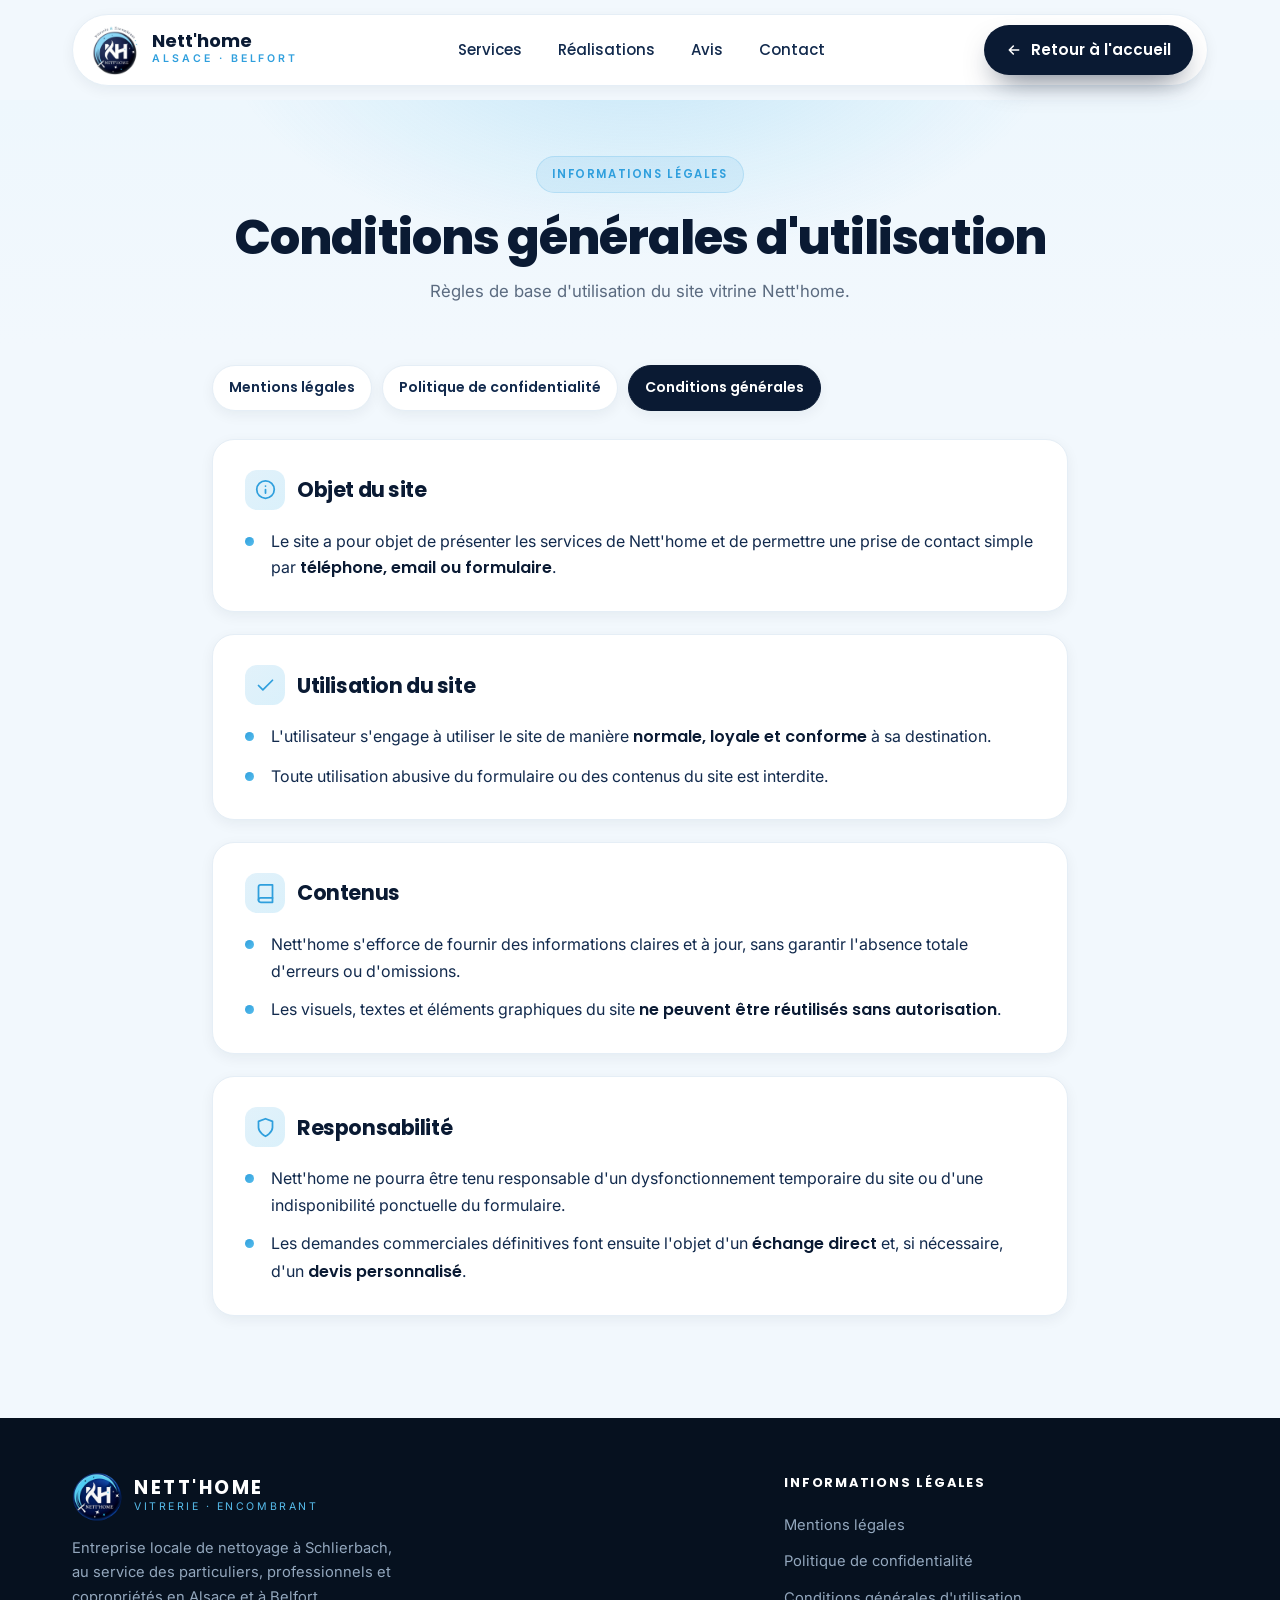
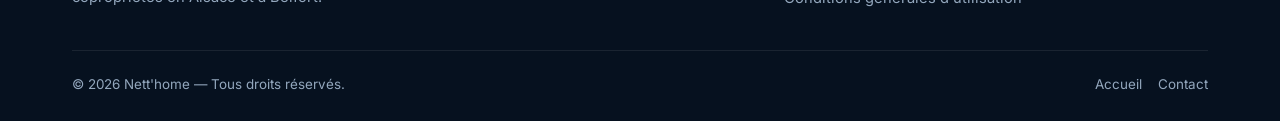
<file: conditions-generales.html>
<!DOCTYPE html>
<html lang="fr">
<head>
<!-- Google Tag Manager -->
<script>(function(w,d,s,l,i){w[l]=w[l]||[];w[l].push({'gtm.start':
new Date().getTime(),event:'gtm.js'});var f=d.getElementsByTagName(s)[0],
j=d.createElement(s),dl=l!='dataLayer'?'&l='+l:'';j.async=true;j.src=
'https://www.googletagmanager.com/gtm.js?id='+i+dl;f.parentNode.insertBefore(j,f);
})(window,document,'script','dataLayer','GTM-TVX96NNC');</script>
<!-- End Google Tag Manager -->
<meta charset="UTF-8" />
<meta name="viewport" content="width=device-width, initial-scale=1.0" />
<title>Conditions générales d'utilisation — Nett'home</title>
<meta name="description" content="Conditions générales d'utilisation du site vitrine Nett'home : objet, utilisation, contenus et responsabilité." />
<link rel="icon" href="favicon.ico" sizes="any" />
<link rel="icon" type="image/png" href="assets/favicon-circle.png" />
<link rel="apple-touch-icon" href="apple-touch-icon.png" />
<link rel="preconnect" href="https://fonts.googleapis.com" />
<link rel="preconnect" href="https://fonts.gstatic.com" crossorigin />
<link href="https://fonts.googleapis.com/css2?family=Poppins:wght@500;600;700;800&family=Inter:wght@400;500;600&display=swap" rel="stylesheet" />
<link rel="stylesheet" href="assets/legal.css" />
</head>
<body>
<!-- Google Tag Manager (noscript) -->
<noscript><iframe src="https://www.googletagmanager.com/ns.html?id=GTM-TVX96NNC"
height="0" width="0" style="display:none;visibility:hidden"></iframe></noscript>
<!-- End Google Tag Manager (noscript) -->
<header>
  <div class="container wide">
    <div class="nav">
      <a class="brand" href="index.html">
        <img src="assets/logo.jpg" alt="Logo Nett'home" />
        <span class="brand-txt"><strong>Nett'home</strong><span>Alsace · Belfort</span></span>
      </a>
      <nav class="nav-links">
        <a href="index.html#services">Services</a>
        <a href="index.html#realisations">Réalisations</a>
        <a href="index.html#avis">Avis</a>
        <a href="index.html#contact">Contact</a>
      </nav>
      <a class="btn btn-primary" href="index.html">
        <svg viewBox="0 0 24 24" fill="none" stroke="currentColor" stroke-width="2.4" stroke-linecap="round" stroke-linejoin="round"><path d="M19 12H5M11 18l-6-6 6-6"/></svg>
        Retour à l'accueil
      </a>
    </div>
  </div>
</header>

<section class="legal-hero">
  <div class="container">
    <span class="eyebrow">Informations légales</span>
    <h1>Conditions générales d'utilisation</h1>
    <p>Règles de base d'utilisation du site vitrine Nett'home.</p>
  </div>
</section>

<main class="legal-body">
  <div class="container">
    <div class="legal-nav">
      <a href="mentions-legales.html">Mentions légales</a>
      <a href="politique-confidentialite.html">Politique de confidentialité</a>
      <a href="conditions-generales.html" class="active">Conditions générales</a>
    </div>

    <div class="card">
      <h2><span class="ic"><svg viewBox="0 0 24 24" fill="none" stroke="currentColor" stroke-width="2" stroke-linecap="round" stroke-linejoin="round"><circle cx="12" cy="12" r="10"/><path d="M12 16v-4M12 8h.01"/></svg></span>Objet du site</h2>
      <ul>
        <li>Le site a pour objet de présenter les services de Nett'home et de permettre une prise de contact simple par <strong>téléphone, email ou formulaire</strong>.</li>
      </ul>
    </div>

    <div class="card">
      <h2><span class="ic"><svg viewBox="0 0 24 24" fill="none" stroke="currentColor" stroke-width="2" stroke-linecap="round" stroke-linejoin="round"><path d="M20 6 9 17l-5-5"/></svg></span>Utilisation du site</h2>
      <ul>
        <li>L'utilisateur s'engage à utiliser le site de manière <strong>normale, loyale et conforme</strong> à sa destination.</li>
        <li>Toute utilisation abusive du formulaire ou des contenus du site est interdite.</li>
      </ul>
    </div>

    <div class="card">
      <h2><span class="ic"><svg viewBox="0 0 24 24" fill="none" stroke="currentColor" stroke-width="2" stroke-linecap="round" stroke-linejoin="round"><path d="M4 19.5A2.5 2.5 0 0 1 6.5 17H20"/><path d="M6.5 2H20v20H6.5A2.5 2.5 0 0 1 4 19.5v-15A2.5 2.5 0 0 1 6.5 2z"/></svg></span>Contenus</h2>
      <ul>
        <li>Nett'home s'efforce de fournir des informations claires et à jour, sans garantir l'absence totale d'erreurs ou d'omissions.</li>
        <li>Les visuels, textes et éléments graphiques du site <strong>ne peuvent être réutilisés sans autorisation</strong>.</li>
      </ul>
    </div>

    <div class="card">
      <h2><span class="ic"><svg viewBox="0 0 24 24" fill="none" stroke="currentColor" stroke-width="2" stroke-linecap="round" stroke-linejoin="round"><path d="M12 22s8-4 8-10V5l-8-3-8 3v7c0 6 8 10 8 10z"/></svg></span>Responsabilité</h2>
      <ul>
        <li>Nett'home ne pourra être tenu responsable d'un dysfonctionnement temporaire du site ou d'une indisponibilité ponctuelle du formulaire.</li>
        <li>Les demandes commerciales définitives font ensuite l'objet d'un <strong>échange direct</strong> et, si nécessaire, d'un <strong>devis personnalisé</strong>.</li>
      </ul>
    </div>
  </div>
</main>

<footer>
  <div class="container wide">
    <div class="foot-grid">
      <div class="foot-col">
        <div class="foot-brand">
          <img src="assets/favicon-circle.png" alt="Logo Nett'home" />
          <span><strong>Nett'home</strong><span>Vitrerie · Encombrant</span></span>
        </div>
        <p>Entreprise locale de nettoyage à Schlierbach, au service des particuliers, professionnels et copropriétés en Alsace et à Belfort.</p>
      </div>
      <div class="foot-col">
        <h4>Informations légales</h4>
        <a href="mentions-legales.html">Mentions légales</a>
        <a href="politique-confidentialite.html">Politique de confidentialité</a>
        <a href="conditions-generales.html">Conditions générales d'utilisation</a>
      </div>
    </div>
    <div class="foot-bottom">
      <span>© <span id="year"></span> Nett'home — Tous droits réservés.</span>
      <nav><a href="index.html">Accueil</a><a href="index.html#contact">Contact</a></nav>
    </div>
  </div>
</footer>
<script>document.getElementById('year').textContent=new Date().getFullYear();</script>
</body>
</html>
</file>
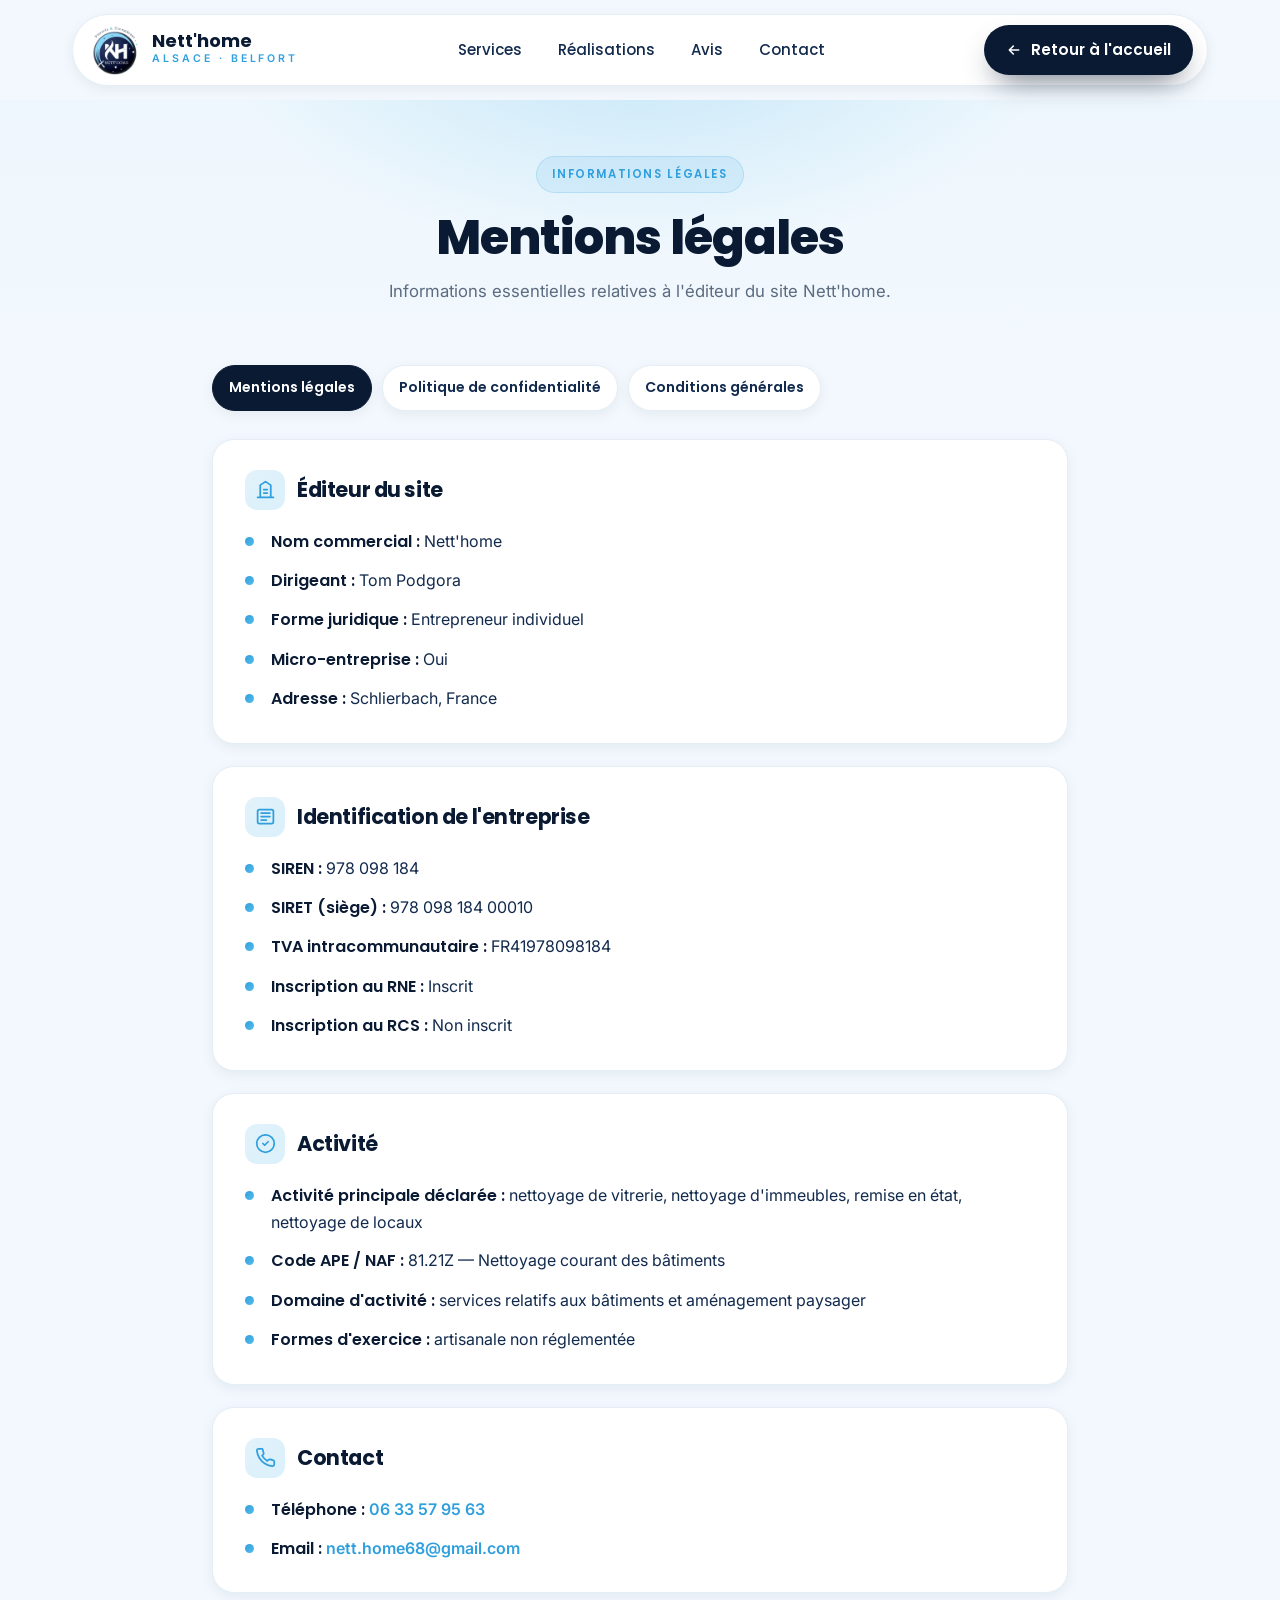
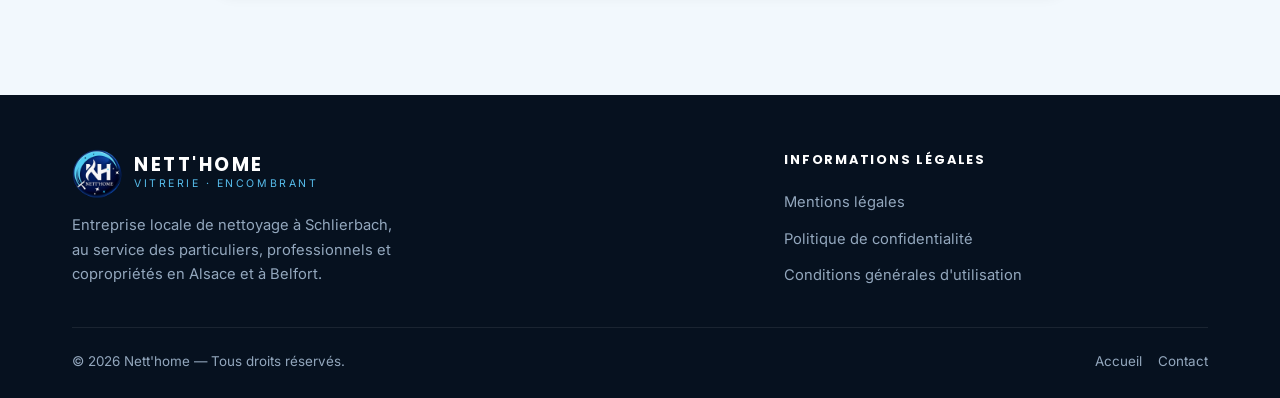
<file: mentions-legales.html>
<!DOCTYPE html>
<html lang="fr">
<head>
<!-- Google Tag Manager -->
<script>(function(w,d,s,l,i){w[l]=w[l]||[];w[l].push({'gtm.start':
new Date().getTime(),event:'gtm.js'});var f=d.getElementsByTagName(s)[0],
j=d.createElement(s),dl=l!='dataLayer'?'&l='+l:'';j.async=true;j.src=
'https://www.googletagmanager.com/gtm.js?id='+i+dl;f.parentNode.insertBefore(j,f);
})(window,document,'script','dataLayer','GTM-TVX96NNC');</script>
<!-- End Google Tag Manager -->
<meta charset="UTF-8" />
<meta name="viewport" content="width=device-width, initial-scale=1.0" />
<title>Mentions légales — Nett'home</title>
<meta name="description" content="Mentions légales et informations sur l'éditeur du site Nett'home, entreprise de nettoyage à Schlierbach (Alsace, Belfort)." />
<link rel="icon" href="favicon.ico" sizes="any" />
<link rel="icon" type="image/png" href="assets/favicon-circle.png" />
<link rel="apple-touch-icon" href="apple-touch-icon.png" />
<link rel="preconnect" href="https://fonts.googleapis.com" />
<link rel="preconnect" href="https://fonts.gstatic.com" crossorigin />
<link href="https://fonts.googleapis.com/css2?family=Poppins:wght@500;600;700;800&family=Inter:wght@400;500;600&display=swap" rel="stylesheet" />
<link rel="stylesheet" href="assets/legal.css" />
</head>
<body>
<!-- Google Tag Manager (noscript) -->
<noscript><iframe src="https://www.googletagmanager.com/ns.html?id=GTM-TVX96NNC"
height="0" width="0" style="display:none;visibility:hidden"></iframe></noscript>
<!-- End Google Tag Manager (noscript) -->
<header>
  <div class="container wide">
    <div class="nav">
      <a class="brand" href="index.html">
        <img src="assets/logo.jpg" alt="Logo Nett'home" />
        <span class="brand-txt"><strong>Nett'home</strong><span>Alsace · Belfort</span></span>
      </a>
      <nav class="nav-links">
        <a href="index.html#services">Services</a>
        <a href="index.html#realisations">Réalisations</a>
        <a href="index.html#avis">Avis</a>
        <a href="index.html#contact">Contact</a>
      </nav>
      <a class="btn btn-primary" href="index.html">
        <svg viewBox="0 0 24 24" fill="none" stroke="currentColor" stroke-width="2.4" stroke-linecap="round" stroke-linejoin="round"><path d="M19 12H5M11 18l-6-6 6-6"/></svg>
        Retour à l'accueil
      </a>
    </div>
  </div>
</header>

<section class="legal-hero">
  <div class="container">
    <span class="eyebrow">Informations légales</span>
    <h1>Mentions légales</h1>
    <p>Informations essentielles relatives à l'éditeur du site Nett'home.</p>
  </div>
</section>

<main class="legal-body">
  <div class="container">
    <div class="legal-nav">
      <a href="mentions-legales.html" class="active">Mentions légales</a>
      <a href="politique-confidentialite.html">Politique de confidentialité</a>
      <a href="conditions-generales.html">Conditions générales</a>
    </div>

    <div class="card">
      <h2><span class="ic"><svg viewBox="0 0 24 24" fill="none" stroke="currentColor" stroke-width="2" stroke-linecap="round" stroke-linejoin="round"><path d="M3 21h18M6 21V7l6-4 6 4v14"/><path d="M10 12h4M10 16h4"/></svg></span>Éditeur du site</h2>
      <ul>
        <li><strong>Nom commercial :</strong> Nett'home</li>
        <li><strong>Dirigeant :</strong> Tom Podgora</li>
        <li><strong>Forme juridique :</strong> Entrepreneur individuel</li>
        <li><strong>Micro-entreprise :</strong> Oui</li>
        <li><strong>Adresse :</strong> Schlierbach, France</li>
      </ul>
    </div>

    <div class="card">
      <h2><span class="ic"><svg viewBox="0 0 24 24" fill="none" stroke="currentColor" stroke-width="2" stroke-linecap="round" stroke-linejoin="round"><rect x="3" y="4" width="18" height="16" rx="2"/><path d="M7 8h10M7 12h10M7 16h6"/></svg></span>Identification de l'entreprise</h2>
      <ul>
        <li><strong>SIREN :</strong> 978 098 184</li>
        <li><strong>SIRET (siège) :</strong> 978 098 184 00010</li>
        <li><strong>TVA intracommunautaire :</strong> FR41978098184</li>
        <li><strong>Inscription au RNE :</strong> Inscrit</li>
        <li><strong>Inscription au RCS :</strong> Non inscrit</li>
      </ul>
    </div>

    <div class="card">
      <h2><span class="ic"><svg viewBox="0 0 24 24" fill="none" stroke="currentColor" stroke-width="2" stroke-linecap="round" stroke-linejoin="round"><path d="m9 12 2 2 4-4"/><circle cx="12" cy="12" r="10"/></svg></span>Activité</h2>
      <ul>
        <li><strong>Activité principale déclarée :</strong> nettoyage de vitrerie, nettoyage d'immeubles, remise en état, nettoyage de locaux</li>
        <li><strong>Code APE / NAF :</strong> 81.21Z — Nettoyage courant des bâtiments</li>
        <li><strong>Domaine d'activité :</strong> services relatifs aux bâtiments et aménagement paysager</li>
        <li><strong>Formes d'exercice :</strong> artisanale non réglementée</li>
      </ul>
    </div>

    <div class="card">
      <h2><span class="ic"><svg viewBox="0 0 24 24" fill="none" stroke="currentColor" stroke-width="2" stroke-linecap="round" stroke-linejoin="round"><path d="M22 16.92v3a2 2 0 0 1-2.18 2 19.79 19.79 0 0 1-8.63-3.07 19.5 19.5 0 0 1-6-6 19.79 19.79 0 0 1-3.07-8.67A2 2 0 0 1 4.11 2h3a2 2 0 0 1 2 1.72c.13.96.36 1.9.7 2.81a2 2 0 0 1-.45 2.11L8.09 9.91a16 16 0 0 0 6 6l1.27-1.27a2 2 0 0 1 2.11-.45c.9.34 1.85.57 2.81.7A2 2 0 0 1 22 16.92z"/></svg></span>Contact</h2>
      <ul>
        <li><strong>Téléphone :</strong> <a href="tel:+33633579563">06 33 57 95 63</a></li>
        <li><strong>Email :</strong> <a href="mailto:nett.home68@gmail.com">nett.home68@gmail.com</a></li>
      </ul>
    </div>
  </div>
</main>

<footer>
  <div class="container wide">
    <div class="foot-grid">
      <div class="foot-col">
        <div class="foot-brand">
          <img src="assets/favicon-circle.png" alt="Logo Nett'home" />
          <span><strong>Nett'home</strong><span>Vitrerie · Encombrant</span></span>
        </div>
        <p>Entreprise locale de nettoyage à Schlierbach, au service des particuliers, professionnels et copropriétés en Alsace et à Belfort.</p>
      </div>
      <div class="foot-col">
        <h4>Informations légales</h4>
        <a href="mentions-legales.html">Mentions légales</a>
        <a href="politique-confidentialite.html">Politique de confidentialité</a>
        <a href="conditions-generales.html">Conditions générales d'utilisation</a>
      </div>
    </div>
    <div class="foot-bottom">
      <span>© <span id="year"></span> Nett'home — Tous droits réservés.</span>
      <nav><a href="index.html">Accueil</a><a href="index.html#contact">Contact</a></nav>
    </div>
  </div>
</footer>
<script>document.getElementById('year').textContent=new Date().getFullYear();</script>
</body>
</html>
</file>
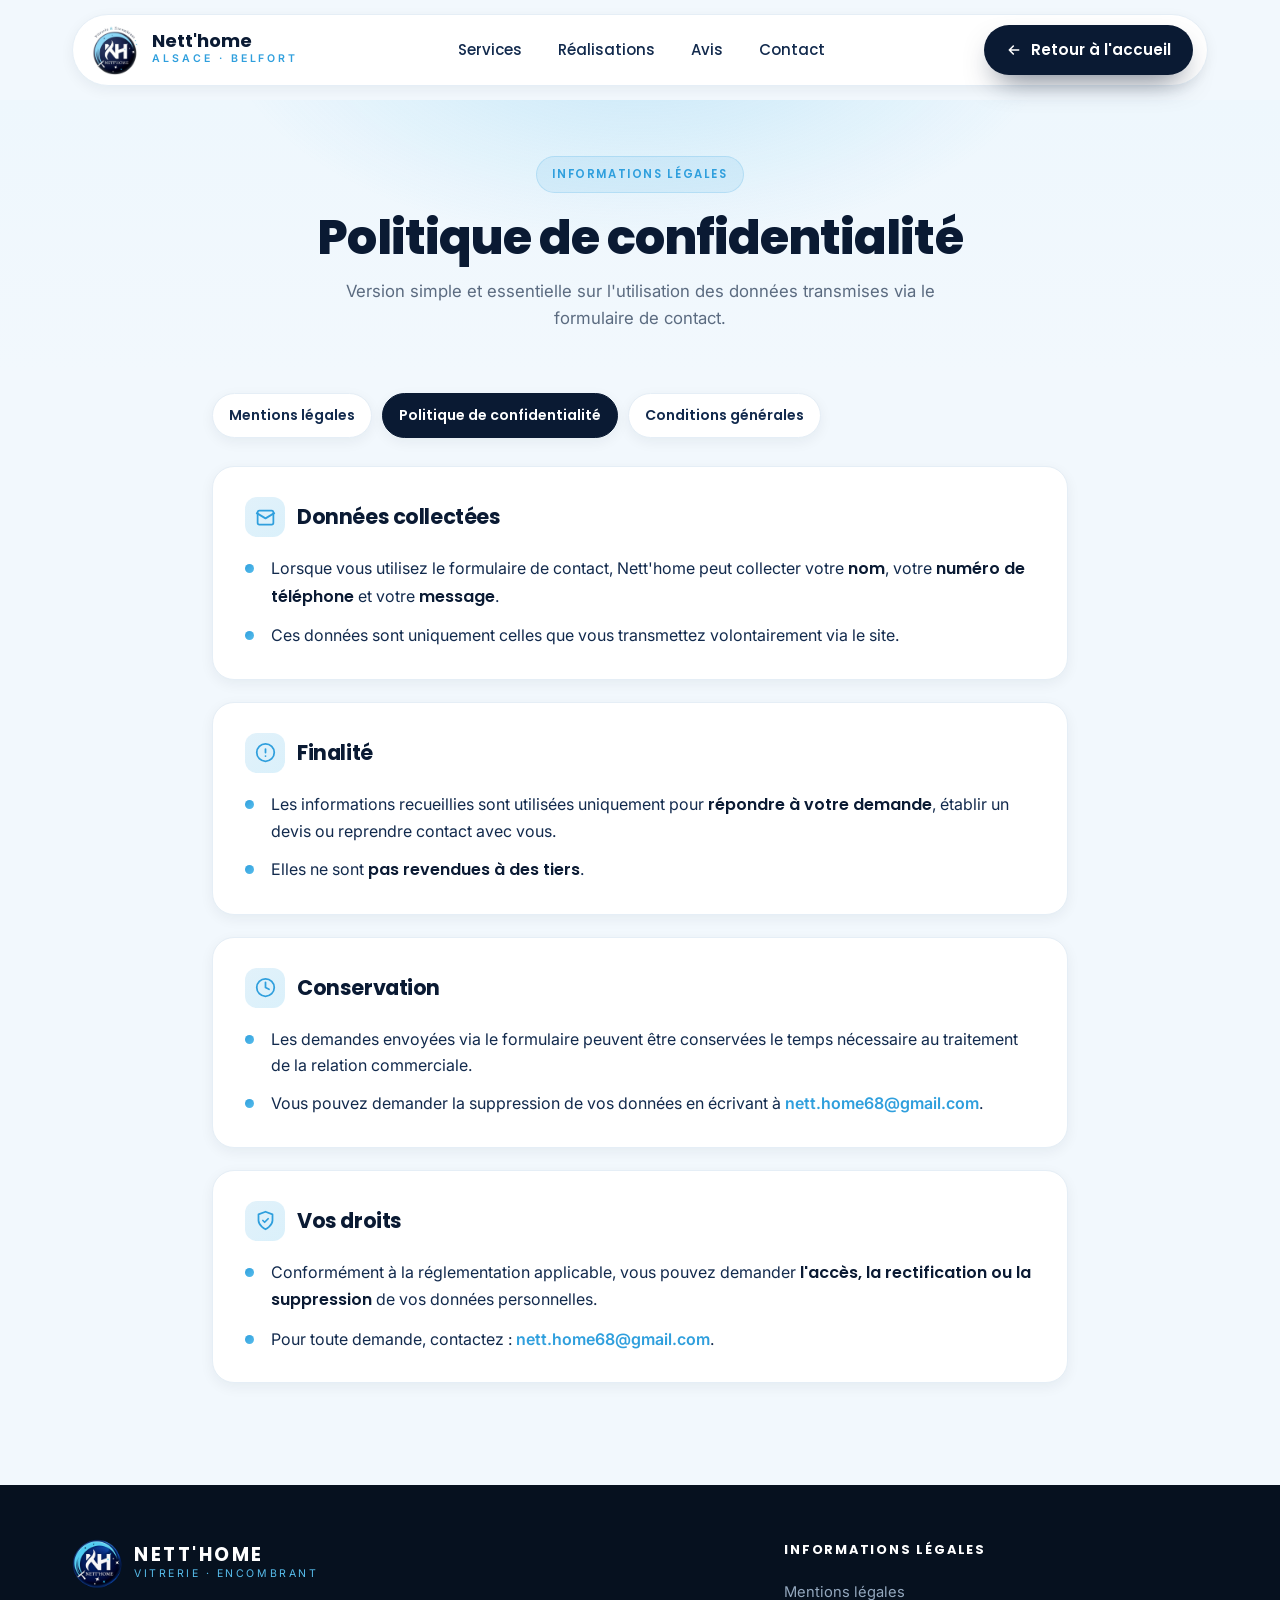
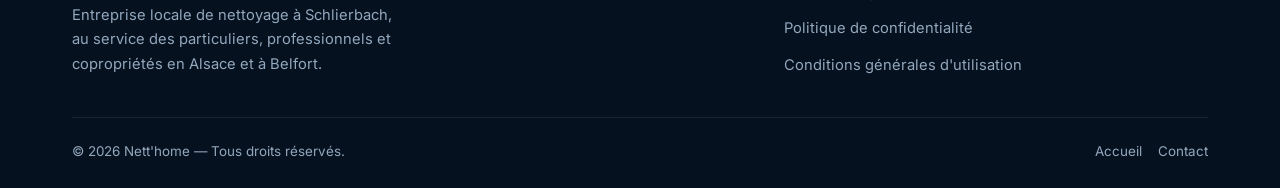
<file: politique-confidentialite.html>
<!DOCTYPE html>
<html lang="fr">
<head>
<!-- Google Tag Manager -->
<script>(function(w,d,s,l,i){w[l]=w[l]||[];w[l].push({'gtm.start':
new Date().getTime(),event:'gtm.js'});var f=d.getElementsByTagName(s)[0],
j=d.createElement(s),dl=l!='dataLayer'?'&l='+l:'';j.async=true;j.src=
'https://www.googletagmanager.com/gtm.js?id='+i+dl;f.parentNode.insertBefore(j,f);
})(window,document,'script','dataLayer','GTM-TVX96NNC');</script>
<!-- End Google Tag Manager -->
<meta charset="UTF-8" />
<meta name="viewport" content="width=device-width, initial-scale=1.0" />
<title>Politique de confidentialité — Nett'home</title>
<meta name="description" content="Politique de confidentialité de Nett'home : données collectées via le formulaire de contact, finalité, conservation et droits des utilisateurs." />
<link rel="icon" href="favicon.ico" sizes="any" />
<link rel="icon" type="image/png" href="assets/favicon-circle.png" />
<link rel="apple-touch-icon" href="apple-touch-icon.png" />
<link rel="preconnect" href="https://fonts.googleapis.com" />
<link rel="preconnect" href="https://fonts.gstatic.com" crossorigin />
<link href="https://fonts.googleapis.com/css2?family=Poppins:wght@500;600;700;800&family=Inter:wght@400;500;600&display=swap" rel="stylesheet" />
<link rel="stylesheet" href="assets/legal.css" />
</head>
<body>
<!-- Google Tag Manager (noscript) -->
<noscript><iframe src="https://www.googletagmanager.com/ns.html?id=GTM-TVX96NNC"
height="0" width="0" style="display:none;visibility:hidden"></iframe></noscript>
<!-- End Google Tag Manager (noscript) -->
<header>
  <div class="container wide">
    <div class="nav">
      <a class="brand" href="index.html">
        <img src="assets/logo.jpg" alt="Logo Nett'home" />
        <span class="brand-txt"><strong>Nett'home</strong><span>Alsace · Belfort</span></span>
      </a>
      <nav class="nav-links">
        <a href="index.html#services">Services</a>
        <a href="index.html#realisations">Réalisations</a>
        <a href="index.html#avis">Avis</a>
        <a href="index.html#contact">Contact</a>
      </nav>
      <a class="btn btn-primary" href="index.html">
        <svg viewBox="0 0 24 24" fill="none" stroke="currentColor" stroke-width="2.4" stroke-linecap="round" stroke-linejoin="round"><path d="M19 12H5M11 18l-6-6 6-6"/></svg>
        Retour à l'accueil
      </a>
    </div>
  </div>
</header>

<section class="legal-hero">
  <div class="container">
    <span class="eyebrow">Informations légales</span>
    <h1>Politique de confidentialité</h1>
    <p>Version simple et essentielle sur l'utilisation des données transmises via le formulaire de contact.</p>
  </div>
</section>

<main class="legal-body">
  <div class="container">
    <div class="legal-nav">
      <a href="mentions-legales.html">Mentions légales</a>
      <a href="politique-confidentialite.html" class="active">Politique de confidentialité</a>
      <a href="conditions-generales.html">Conditions générales</a>
    </div>

    <div class="card">
      <h2><span class="ic"><svg viewBox="0 0 24 24" fill="none" stroke="currentColor" stroke-width="2" stroke-linecap="round" stroke-linejoin="round"><rect x="3" y="4" width="18" height="16" rx="2"/><path d="m22 7-10 6L2 7"/></svg></span>Données collectées</h2>
      <ul>
        <li>Lorsque vous utilisez le formulaire de contact, Nett'home peut collecter votre <strong>nom</strong>, votre <strong>numéro de téléphone</strong> et votre <strong>message</strong>.</li>
        <li>Ces données sont uniquement celles que vous transmettez volontairement via le site.</li>
      </ul>
    </div>

    <div class="card">
      <h2><span class="ic"><svg viewBox="0 0 24 24" fill="none" stroke="currentColor" stroke-width="2" stroke-linecap="round" stroke-linejoin="round"><circle cx="12" cy="12" r="10"/><path d="m12 8 0 4M12 16h.01"/></svg></span>Finalité</h2>
      <ul>
        <li>Les informations recueillies sont utilisées uniquement pour <strong>répondre à votre demande</strong>, établir un devis ou reprendre contact avec vous.</li>
        <li>Elles ne sont <strong>pas revendues à des tiers</strong>.</li>
      </ul>
    </div>

    <div class="card">
      <h2><span class="ic"><svg viewBox="0 0 24 24" fill="none" stroke="currentColor" stroke-width="2" stroke-linecap="round" stroke-linejoin="round"><circle cx="12" cy="12" r="10"/><path d="M12 6v6l4 2"/></svg></span>Conservation</h2>
      <ul>
        <li>Les demandes envoyées via le formulaire peuvent être conservées le temps nécessaire au traitement de la relation commerciale.</li>
        <li>Vous pouvez demander la suppression de vos données en écrivant à <a href="mailto:nett.home68@gmail.com">nett.home68@gmail.com</a>.</li>
      </ul>
    </div>

    <div class="card">
      <h2><span class="ic"><svg viewBox="0 0 24 24" fill="none" stroke="currentColor" stroke-width="2" stroke-linecap="round" stroke-linejoin="round"><path d="M12 22s8-4 8-10V5l-8-3-8 3v7c0 6 8 10 8 10z"/><path d="m9 12 2 2 4-4"/></svg></span>Vos droits</h2>
      <ul>
        <li>Conformément à la réglementation applicable, vous pouvez demander <strong>l'accès, la rectification ou la suppression</strong> de vos données personnelles.</li>
        <li>Pour toute demande, contactez : <a href="mailto:nett.home68@gmail.com">nett.home68@gmail.com</a>.</li>
      </ul>
    </div>
  </div>
</main>

<footer>
  <div class="container wide">
    <div class="foot-grid">
      <div class="foot-col">
        <div class="foot-brand">
          <img src="assets/favicon-circle.png" alt="Logo Nett'home" />
          <span><strong>Nett'home</strong><span>Vitrerie · Encombrant</span></span>
        </div>
        <p>Entreprise locale de nettoyage à Schlierbach, au service des particuliers, professionnels et copropriétés en Alsace et à Belfort.</p>
      </div>
      <div class="foot-col">
        <h4>Informations légales</h4>
        <a href="mentions-legales.html">Mentions légales</a>
        <a href="politique-confidentialite.html">Politique de confidentialité</a>
        <a href="conditions-generales.html">Conditions générales d'utilisation</a>
      </div>
    </div>
    <div class="foot-bottom">
      <span>© <span id="year"></span> Nett'home — Tous droits réservés.</span>
      <nav><a href="index.html">Accueil</a><a href="index.html#contact">Contact</a></nav>
    </div>
  </div>
</footer>
<script>document.getElementById('year').textContent=new Date().getFullYear();</script>
</body>
</html>
</file>
<file: assets/legal.css>
:root{
  --navy:#0a1a33;--navy-2:#122a4d;--navy-3:#1c3a63;
  --blue:#2f9fdd;--blue-2:#57bdec;--blue-soft:#a9dcf5;--blue-glow:#7cc9f0;
  --ink:#0d1b2e;--muted:#5b6b80;--line:#e5eef6;--bg:#f2f8fd;--bg-2:#e9f3fb;
  --shadow-sm:0 4px 14px rgba(10,26,51,.06);
  --shadow:0 18px 40px -18px rgba(10,26,51,.30);
  --radius:22px;--maxw:900px;
}
*{box-sizing:border-box;margin:0;padding:0}
html{scroll-behavior:smooth}
body{font-family:"Inter",system-ui,sans-serif;color:var(--ink);background:var(--bg);line-height:1.65;-webkit-font-smoothing:antialiased}
h1,h2,h3,.font-head{font-family:"Poppins",system-ui,sans-serif;line-height:1.14;letter-spacing:-.02em}
a{color:inherit;text-decoration:none}
img{display:block;max-width:100%}
.container{width:100%;max-width:var(--maxw);margin:0 auto;padding:0 22px}
.wide{max-width:1180px}

/* header */
header{position:sticky;top:0;z-index:60}
.nav{display:flex;align-items:center;justify-content:space-between;gap:16px;margin:14px auto;padding:10px 14px 10px 18px;
  background:#fff;border:1px solid var(--line);
  border-radius:100px;box-shadow:var(--shadow-sm)}
.brand{display:flex;align-items:center;gap:12px}
.brand img{height:50px;width:auto;border-radius:8px}
.brand strong{font-family:"Poppins";font-weight:700;font-size:1.14rem;color:var(--navy);display:block;line-height:1}
.brand .brand-txt span{display:block;font-size:.66rem;letter-spacing:.28em;color:var(--blue);font-weight:600;text-transform:uppercase}
.nav-links{display:flex;align-items:center;gap:6px}
.nav-links a{font-family:"Poppins";font-weight:500;font-size:.94rem;color:var(--navy-2);padding:9px 15px;border-radius:100px;transition:background .2s,color .2s}
.nav-links a:hover{background:rgba(47,159,221,.12);color:var(--blue)}
.btn{display:inline-flex;align-items:center;gap:9px;font-family:"Poppins";font-weight:600;font-size:.95rem;padding:12px 22px;border-radius:100px;cursor:pointer;transition:transform .25s,box-shadow .25s,background .25s}
.btn-primary{background:var(--navy);color:#fff;box-shadow:0 14px 30px -12px rgba(10,26,51,.7)}
.btn-primary:hover{transform:translateY(-3px);background:var(--navy-2)}
.btn svg{width:16px;height:16px}
@media(max-width:640px){.nav-links{display:none}}

/* hero band */
.legal-hero{position:relative;overflow:hidden;padding:56px 0 40px;text-align:center}
.legal-hero::before{content:"";position:absolute;inset:0;z-index:-1;
  background:radial-gradient(700px 380px at 50% -30%,rgba(87,189,236,.28),transparent 60%),linear-gradient(180deg,#eef7fd,var(--bg))}
.eyebrow{display:inline-flex;align-items:center;gap:8px;font-family:"Poppins";font-weight:600;font-size:.72rem;letter-spacing:.14em;text-transform:uppercase;
  color:var(--blue);background:rgba(47,159,221,.10);padding:8px 15px;border-radius:100px;border:1px solid rgba(47,159,221,.18)}
.legal-hero h1{font-size:clamp(2rem,5vw,3rem);font-weight:800;color:var(--navy);margin:18px 0 12px}
.legal-hero p{color:var(--muted);font-size:1.05rem;max-width:620px;margin:0 auto}

/* content */
.legal-body{padding:20px 0 80px}
.card{background:#fff;border:1px solid var(--line);border-radius:var(--radius);padding:30px 32px;box-shadow:var(--shadow-sm);margin-bottom:22px;transition:box-shadow .3s,transform .3s}
.card:hover{box-shadow:var(--shadow)}
.card h2{display:flex;align-items:center;gap:12px;font-size:1.3rem;font-weight:700;color:var(--navy);margin-bottom:18px}
.card h2 .ic{flex:0 0 auto;width:40px;height:40px;border-radius:12px;background:linear-gradient(135deg,rgba(47,159,221,.14),rgba(87,189,236,.22));display:grid;place-items:center}
.card h2 .ic svg{width:21px;height:21px;color:var(--blue)}
.card ul{list-style:none;display:grid;gap:12px}
.card li{position:relative;padding-left:26px;color:var(--navy-2);font-size:1rem}
.card li::before{content:"";position:absolute;left:0;top:9px;width:9px;height:9px;border-radius:50%;background:linear-gradient(135deg,var(--blue),var(--blue-2))}
.card li strong{font-family:"Poppins";font-weight:600;color:var(--navy)}
.card p{color:var(--navy-2);margin-bottom:10px}
.card a{color:var(--blue);font-weight:600}
.card a:hover{text-decoration:underline}
.legal-nav{display:flex;flex-wrap:wrap;gap:10px;margin-bottom:28px}
.legal-nav a{font-family:"Poppins";font-weight:600;font-size:.88rem;color:var(--navy-2);background:#fff;border:1px solid var(--line);padding:10px 16px;border-radius:100px;box-shadow:var(--shadow-sm);transition:transform .2s,border-color .2s,color .2s}
.legal-nav a:hover{transform:translateY(-2px);border-color:var(--blue);color:var(--blue)}
.legal-nav a.active{background:var(--navy);color:#fff;border-color:var(--navy)}
.updated{color:var(--muted);font-size:.86rem;margin-top:8px}

/* footer */
footer{background:#06111f;color:#93a7bd;padding:54px 0 26px}
.foot-grid{display:grid;grid-template-columns:1.6fr 1fr;gap:34px;padding-bottom:34px;border-bottom:1px solid rgba(255,255,255,.08)}
.foot-brand{display:flex;align-items:center;gap:12px;margin-bottom:14px}
.foot-brand img{width:50px;height:50px;border-radius:50%}
.foot-brand strong{font-family:"Poppins";font-weight:700;color:#fff;font-size:1.18rem;display:block;line-height:1}
.foot-brand span{font-size:.66rem;letter-spacing:.24em;color:var(--blue-2);text-transform:uppercase}
.foot-col p{font-size:.92rem;max-width:340px}
.foot-col h4{color:#fff;font-family:"Poppins";font-size:.8rem;letter-spacing:.14em;text-transform:uppercase;margin-bottom:14px}
.foot-col a{display:block;padding:6px 0;font-size:.92rem;transition:color .2s}
.foot-col a:hover{color:var(--blue-2)}
.foot-bottom{display:flex;flex-wrap:wrap;gap:12px;justify-content:space-between;align-items:center;padding-top:22px;font-size:.84rem}
.foot-bottom nav{display:flex;flex-wrap:wrap;gap:16px}
@media(max-width:640px){.foot-grid{grid-template-columns:1fr}}
</file>
